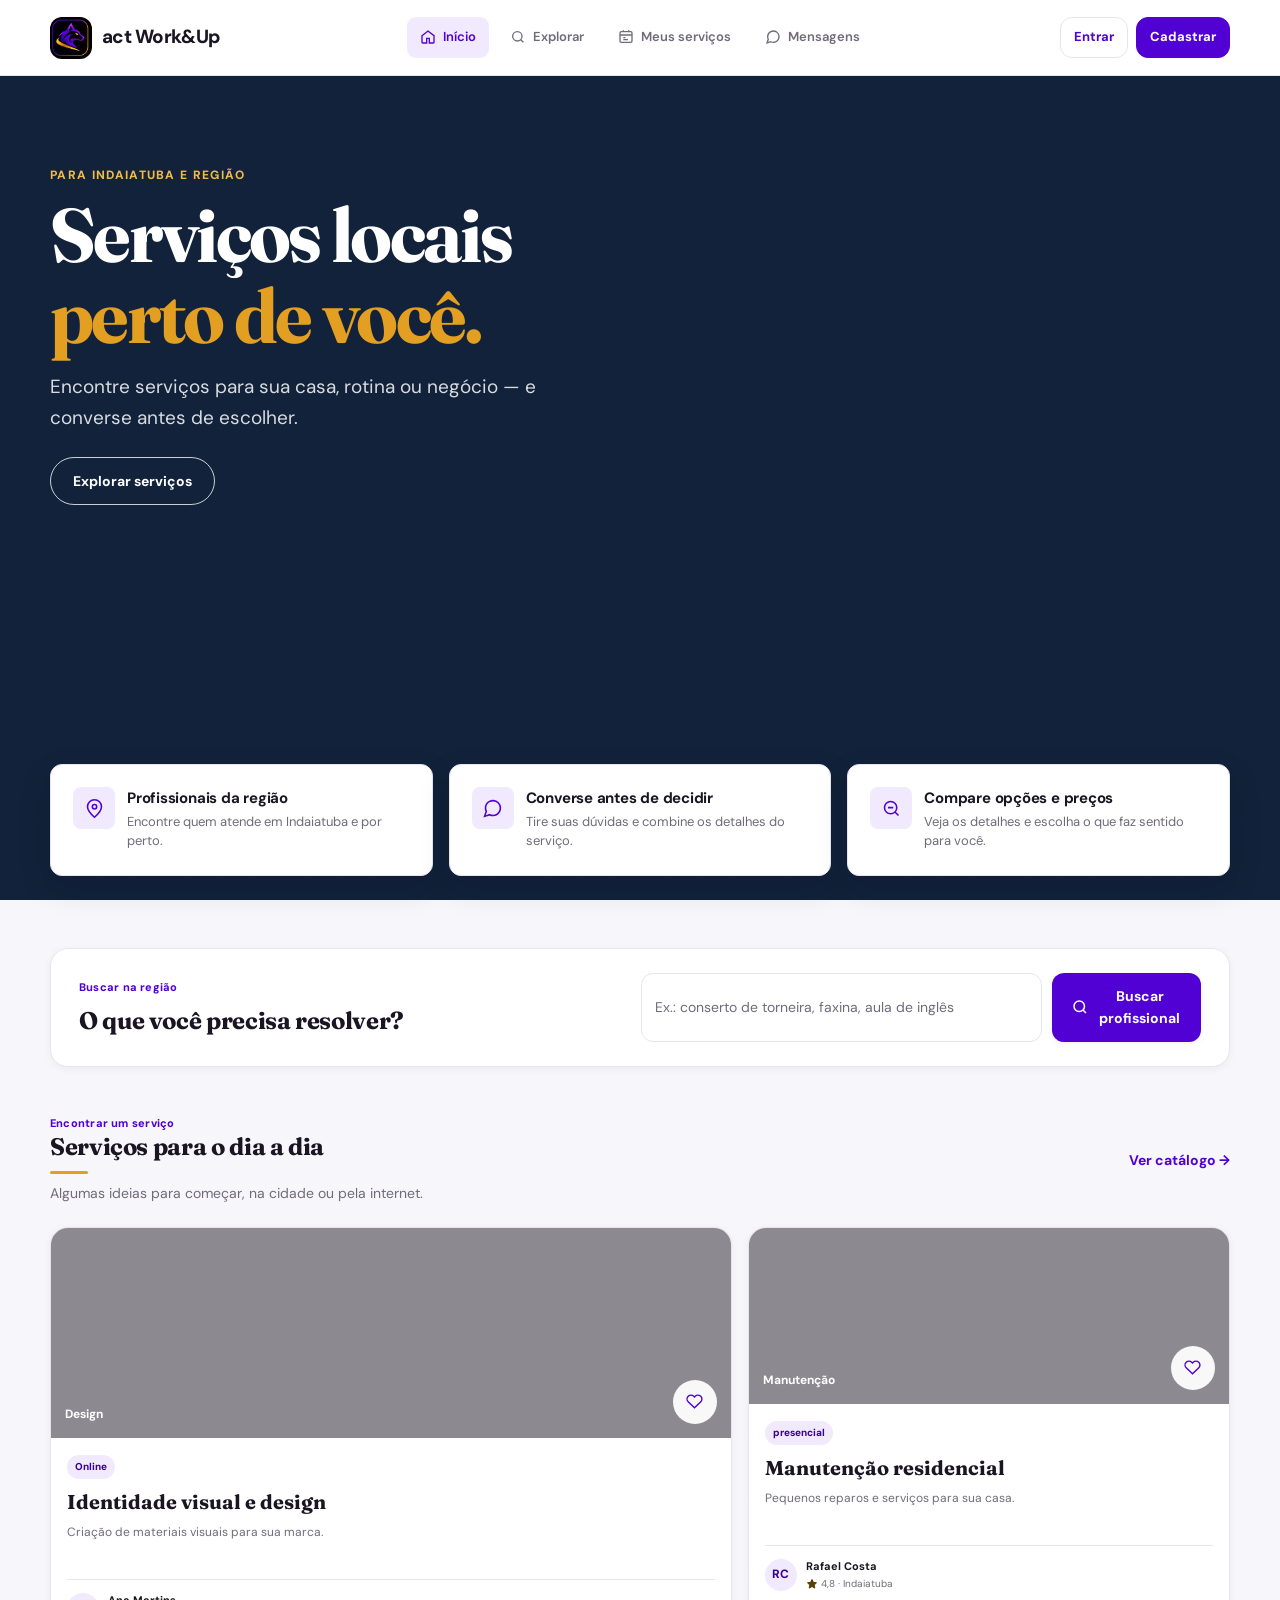
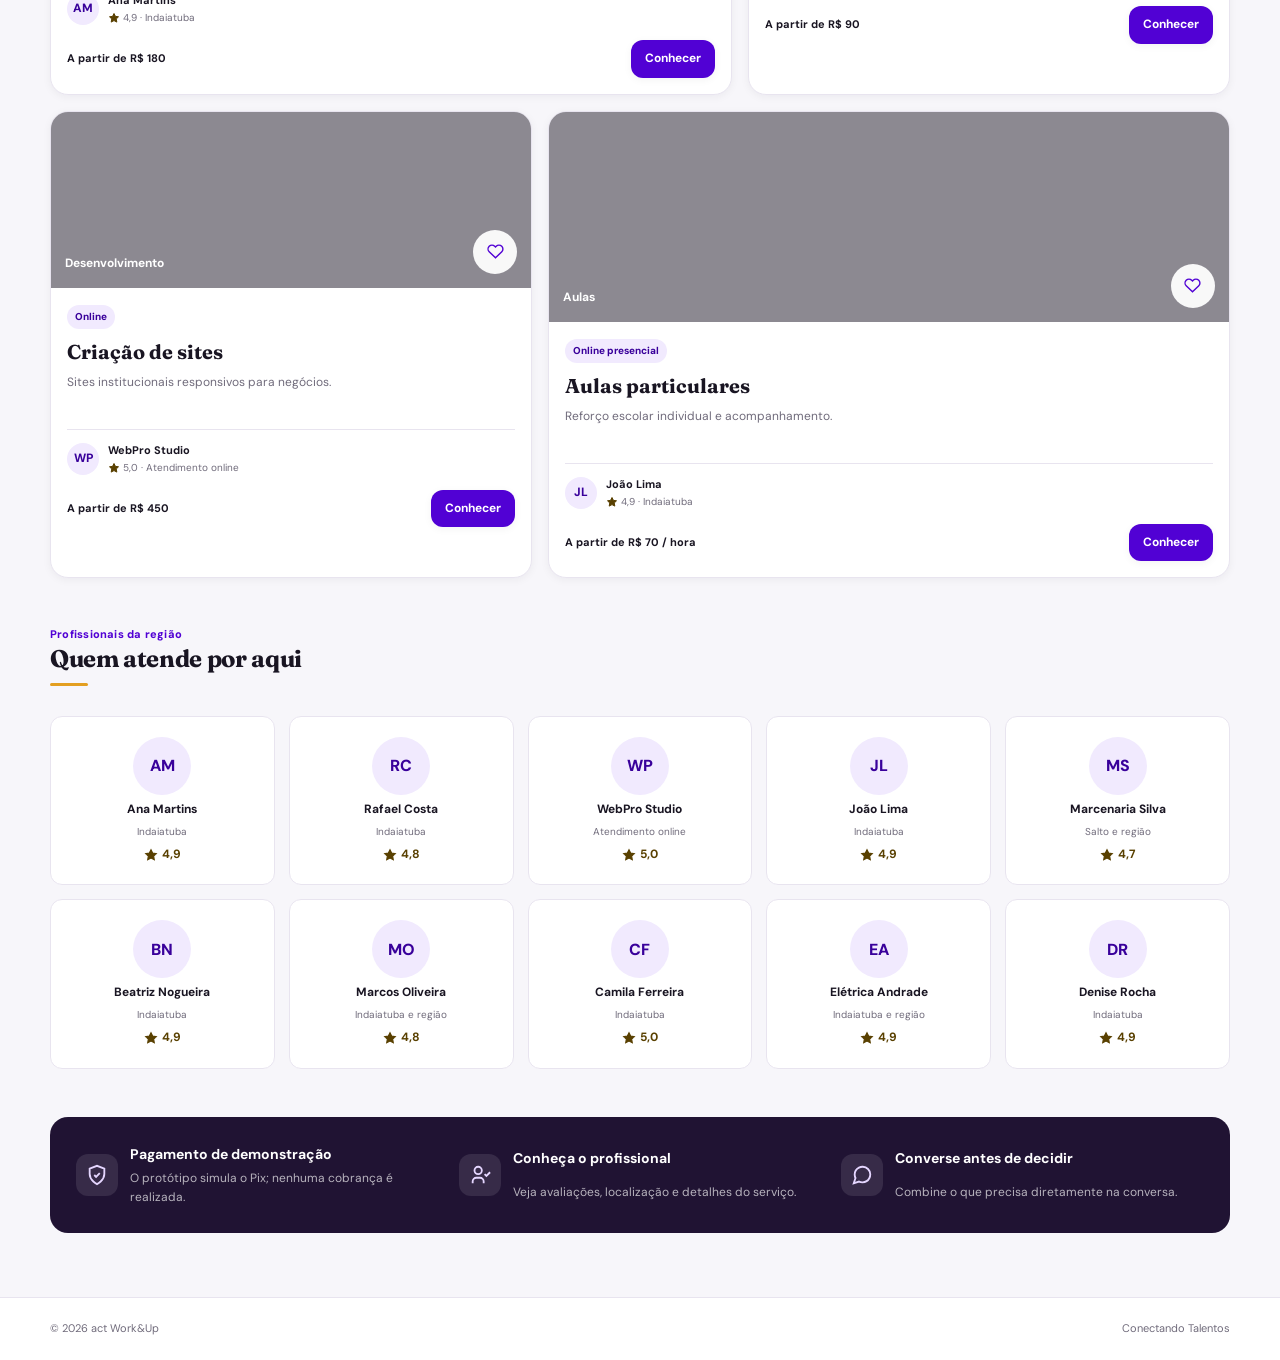
<file: index.html>
<!doctype html>
<html lang="pt-BR">
<head>
  <meta charset="utf-8">
  <meta http-equiv="refresh" content="0; url=inicio.html">
  <meta name="viewport" content="width=device-width, initial-scale=1">
  <title>act Work&amp;Up</title>
  <script>
    sessionStorage.removeItem('actworkup_auth');
    window.location.replace('inicio.html');
  </script>
</head>
<body></body>
</html>
</file>
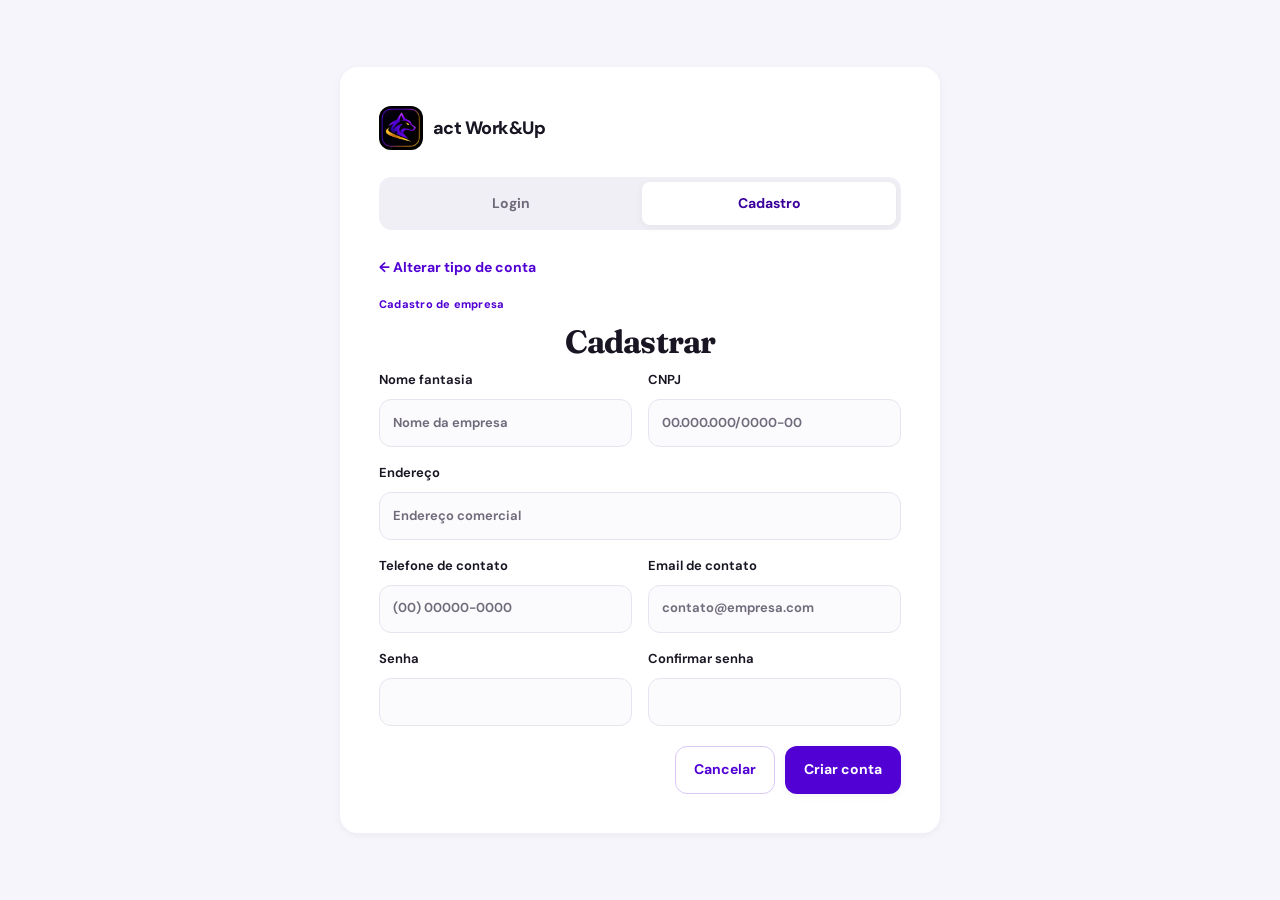
<file: cadastro-empresa.html>
<!doctype html>
<html lang="pt-BR">
<head>
  <meta charset="utf-8">
  <meta name="viewport" content="width=device-width, initial-scale=1">
  <meta name="theme-color" content="#5101D4">
  <title>Cadastro de empresa — act Work&amp;Up</title>
  <meta name="description" content="Cadastre sua empresa no act Work&amp;Up.">
  <link rel="preconnect" href="https://fonts.googleapis.com">
  <link rel="preconnect" href="https://fonts.gstatic.com" crossorigin>
  <link href="https://fonts.googleapis.com/css2?family=DM+Sans:wght@400;500;600;700;800&family=Fraunces:opsz,wght@9..144,500;9..144,600;9..144,700&display=swap" rel="stylesheet">
  <link rel="stylesheet" href="style.css?v=7">
</head>
<body>
  <main class="auth-screen active">
    <section class="auth-card auth-card-tall">
      <a class="auth-brand" href="login.html">
        <img src="assets/logo-wolfservices.jpg" alt="">
        <span>act Work&amp;Up</span>
      </a>
      <nav class="auth-tabs" aria-label="Acesso">
        <a class="tab" href="login.html">Login</a>
        <span class="tab active" aria-current="page">Cadastro</span>
      </nav>
      <a class="back-link" href="cadastro-tipo.html">← Alterar tipo de conta</a>
      <p class="eyebrow">Cadastro de empresa</p>
      <h1 class="registration-title">Cadastrar</h1>
      <form class="form-grid" data-local-form>
        <label>
          Nome fantasia
          <input name="company-name" autocomplete="organization" placeholder="Nome da empresa" required>
        </label>
        <label>
          CNPJ
          <input name="cnpj" inputmode="numeric" autocomplete="off" placeholder="00.000.000/0000-00" required>
        </label>
        <label class="span-2">
          Endereço
          <input name="address" autocomplete="street-address" placeholder="Endereço comercial">
        </label>
        <label>
          Telefone de contato
          <input name="phone" type="tel" inputmode="tel" autocomplete="tel" placeholder="(00) 00000-0000">
        </label>
        <label>
          Email de contato
          <input name="email" type="email" autocomplete="email" placeholder="contato@empresa.com" required>
        </label>
        <label>
          Senha
          <input name="password" type="password" autocomplete="new-password" data-password required>
        </label>
        <label>
          Confirmar senha
          <input name="password-confirmation" type="password" autocomplete="new-password" data-password-confirm required>
        </label>
        <div class="form-actions span-2">
          <a class="btn outline" href="cadastro-tipo.html">Cancelar</a>
          <button class="btn primary" type="submit" data-screen="inicio">Criar conta</button>
        </div>
      </form>
    </section>
  </main>
  <script src="script.js?v=9"></script>
</body>
</html>
</file>
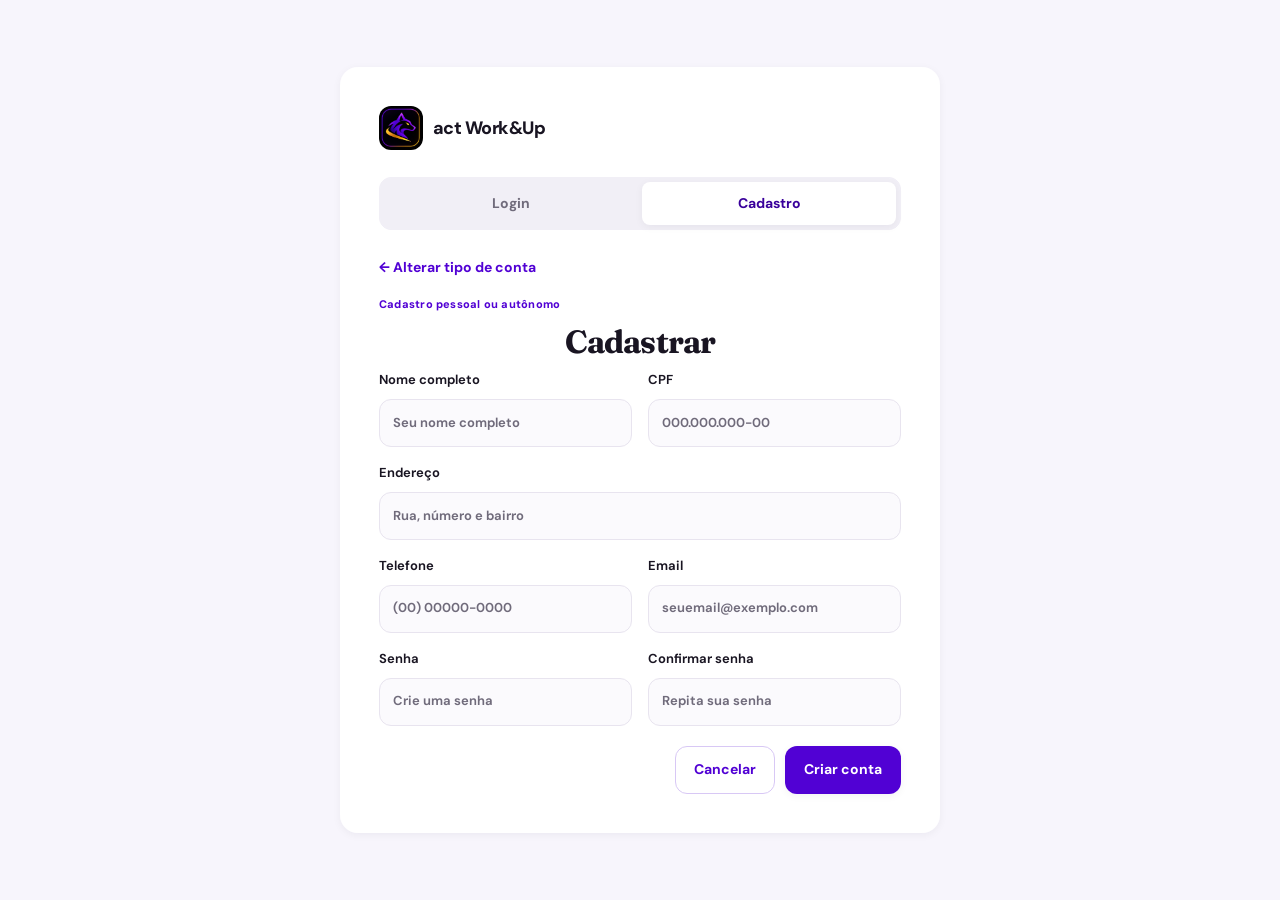
<file: cadastro-pessoal.html>
<!doctype html>
<html lang="pt-BR">

<head>
  <meta charset="utf-8">
  <meta name="viewport" content="width=device-width, initial-scale=1">
  <meta name="theme-color" content="#5101D4">
  <title>Cadastro pessoal — act Work&amp;Up</title>
  <meta name="description" content="Cadastro pessoal ou autônomo no act Work&amp;Up.">
  <link rel="preconnect" href="https://fonts.googleapis.com">
  <link rel="preconnect" href="https://fonts.gstatic.com" crossorigin>
  <link
    href="https://fonts.googleapis.com/css2?family=DM+Sans:wght@400;500;600;700;800&family=Fraunces:opsz,wght@9..144,500;9..144,600;9..144,700&display=swap"
    rel="stylesheet">
  <link rel="stylesheet" href="style.css?v=7">
</head>

<body>
  <main class="auth-screen active">
    <section class="auth-card auth-card-tall">
      <a class="auth-brand" href="login.html">
        <img src="assets/logo-wolfservices.jpg" alt="">
        <span>act Work&amp;Up</span>
      </a>
      <nav class="auth-tabs" aria-label="Acesso">
        <a class="tab" href="login.html">Login</a>
        <span class="tab active" aria-current="page">Cadastro</span>
      </nav>
      <a class="back-link" href="cadastro-tipo.html">← Alterar tipo de conta</a>
      <p class="eyebrow">Cadastro pessoal ou autônomo</p>
      <h1 class="registration-title">Cadastrar</h1>
      <form class="form-grid" data-local-form>
        <label>
          Nome completo
          <input name="name" autocomplete="name" placeholder="Seu nome completo" required>
        </label>
        <label>
          CPF
          <input name="cpf" inputmode="numeric" autocomplete="off" placeholder="000.000.000-00">
        </label>
        <label class="span-2">
          Endereço
          <input name="address" autocomplete="street-address" placeholder="Rua, número e bairro">
        </label>
        <label>
          Telefone
          <input name="phone" type="tel" inputmode="tel" autocomplete="tel" placeholder="(00) 00000-0000">
        </label>
        <label>
          Email
          <input name="email" type="email" autocomplete="email" placeholder="seuemail@exemplo.com" required>
        </label>
        <label>
          Senha
          <input name="password" type="password" autocomplete="new-password" placeholder="Crie uma senha" data-password
            required>
        </label>
        <label>
          Confirmar senha
          <input name="password-confirmation" type="password" autocomplete="new-password" placeholder="Repita sua senha"
            data-password-confirm required>
        </label>
        <div class="form-actions span-2">
          <a class="btn outline" href="cadastro-tipo.html">Cancelar</a>
          <button class="btn primary" type="submit" data-screen="inicio">Criar conta</button>
        </div>
      </form>
    </section>
  </main>
  <script src="script.js?v=6"></script>
</body>

</html>
</file>
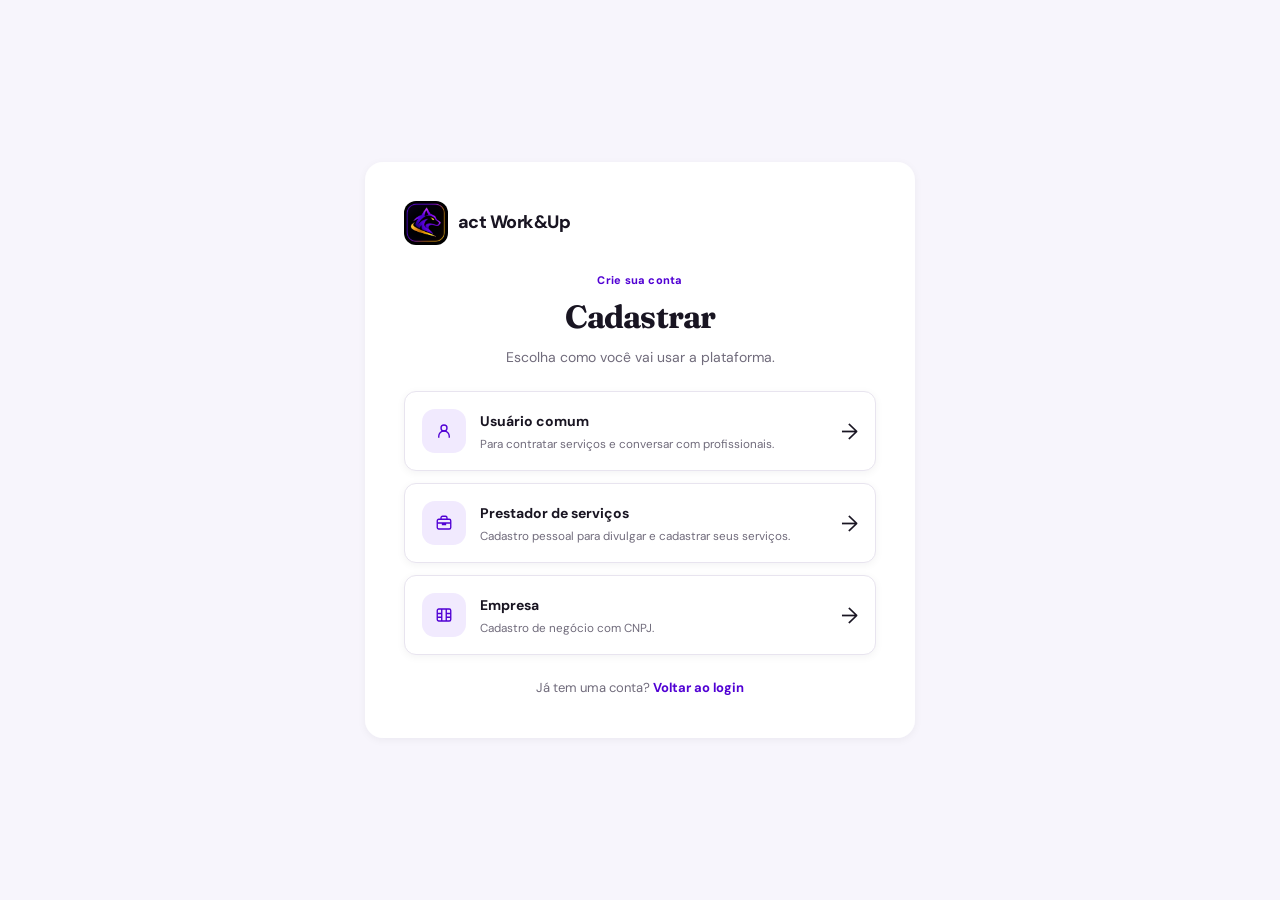
<file: cadastro-tipo.html>
<!doctype html>
<html lang="pt-BR">
<head>
  <meta charset="utf-8">
  <meta name="viewport" content="width=device-width, initial-scale=1">
  <meta name="theme-color" content="#5101D4">
  <title>Cadastrar — act Work&amp;Up</title>
  <meta name="description" content="Escolha o tipo de conta para se cadastrar no act Work&amp;Up.">
  <link rel="preconnect" href="https://fonts.googleapis.com">
  <link rel="preconnect" href="https://fonts.gstatic.com" crossorigin>
  <link href="https://fonts.googleapis.com/css2?family=DM+Sans:wght@400;500;600;700;800&family=Fraunces:opsz,wght@9..144,500;9..144,600;9..144,700&display=swap" rel="stylesheet">
  <link rel="stylesheet" href="style.css?v=7">
</head>
<body>
  <main class="auth-screen active">
    <section class="auth-card choice-card">
      <a class="auth-brand" href="login.html">
        <img src="assets/logo-wolfservices.jpg" alt="">
        <span>act Work&amp;Up</span>
      </a>
      <p class="eyebrow registration-eyebrow">Crie sua conta</p>
      <h1 class="registration-title">Cadastrar</h1>
      <p class="muted registration-intro">Escolha como você vai usar a plataforma.</p>
      <a class="choice-option" href="cadastro-pessoal.html">
        <span class="choice-icon" aria-hidden="true">
          <svg class="ui-icon" viewBox="0 0 24 24" fill="none" stroke="currentColor" stroke-width="1.8">
            <circle cx="12" cy="8" r="4" />
            <path d="M5 21v-2a7 7 0 0 1 14 0v2" />
          </svg>
        </span>
        <span>
          <strong>Usuário comum</strong>
          <small>Para contratar serviços e conversar com profissionais.</small>
        </span>
        <span class="arrow" aria-hidden="true">→</span>
      </a>
      <a class="choice-option" href="cadastro-pessoal.html?type=provider">
        <span class="choice-icon" aria-hidden="true">
          <svg class="ui-icon" viewBox="0 0 24 24" fill="none" stroke="currentColor" stroke-width="1.8">
            <rect x="3" y="7" width="18" height="13" rx="2" />
            <path d="M8 7V5a2 2 0 0 1 2-2h4a2 2 0 0 1 2 2v2m-13 5h18m-11 0v2h4v-2" />
          </svg>
        </span>
        <span>
          <strong>Prestador de serviços</strong>
          <small>Cadastro pessoal para divulgar e cadastrar seus serviços.</small>
        </span>
        <span class="arrow" aria-hidden="true">→</span>
      </a>
      <a class="choice-option" href="cadastro-empresa.html">
        <span class="choice-icon" aria-hidden="true">
          <svg class="ui-icon" viewBox="0 0 24 24" fill="none" stroke="currentColor" stroke-width="1.8">
            <rect x="3" y="4" width="18" height="16" rx="2" />
            <path d="M9 4v16m6-16v16M3 10h6m6 0h6M3 15h6m6 0h6" />
          </svg>
        </span>
        <span>
          <strong>Empresa</strong>
          <small>Cadastro de negócio com CNPJ.</small>
        </span>
        <span class="arrow" aria-hidden="true">→</span>
      </a>
      <p class="auth-foot">Já tem uma conta? <a class="inline-action" href="login.html">Voltar ao login</a></p>
    </section>
  </main>
  <script src="script.js?v=9"></script>
</body>
</html>
</file>
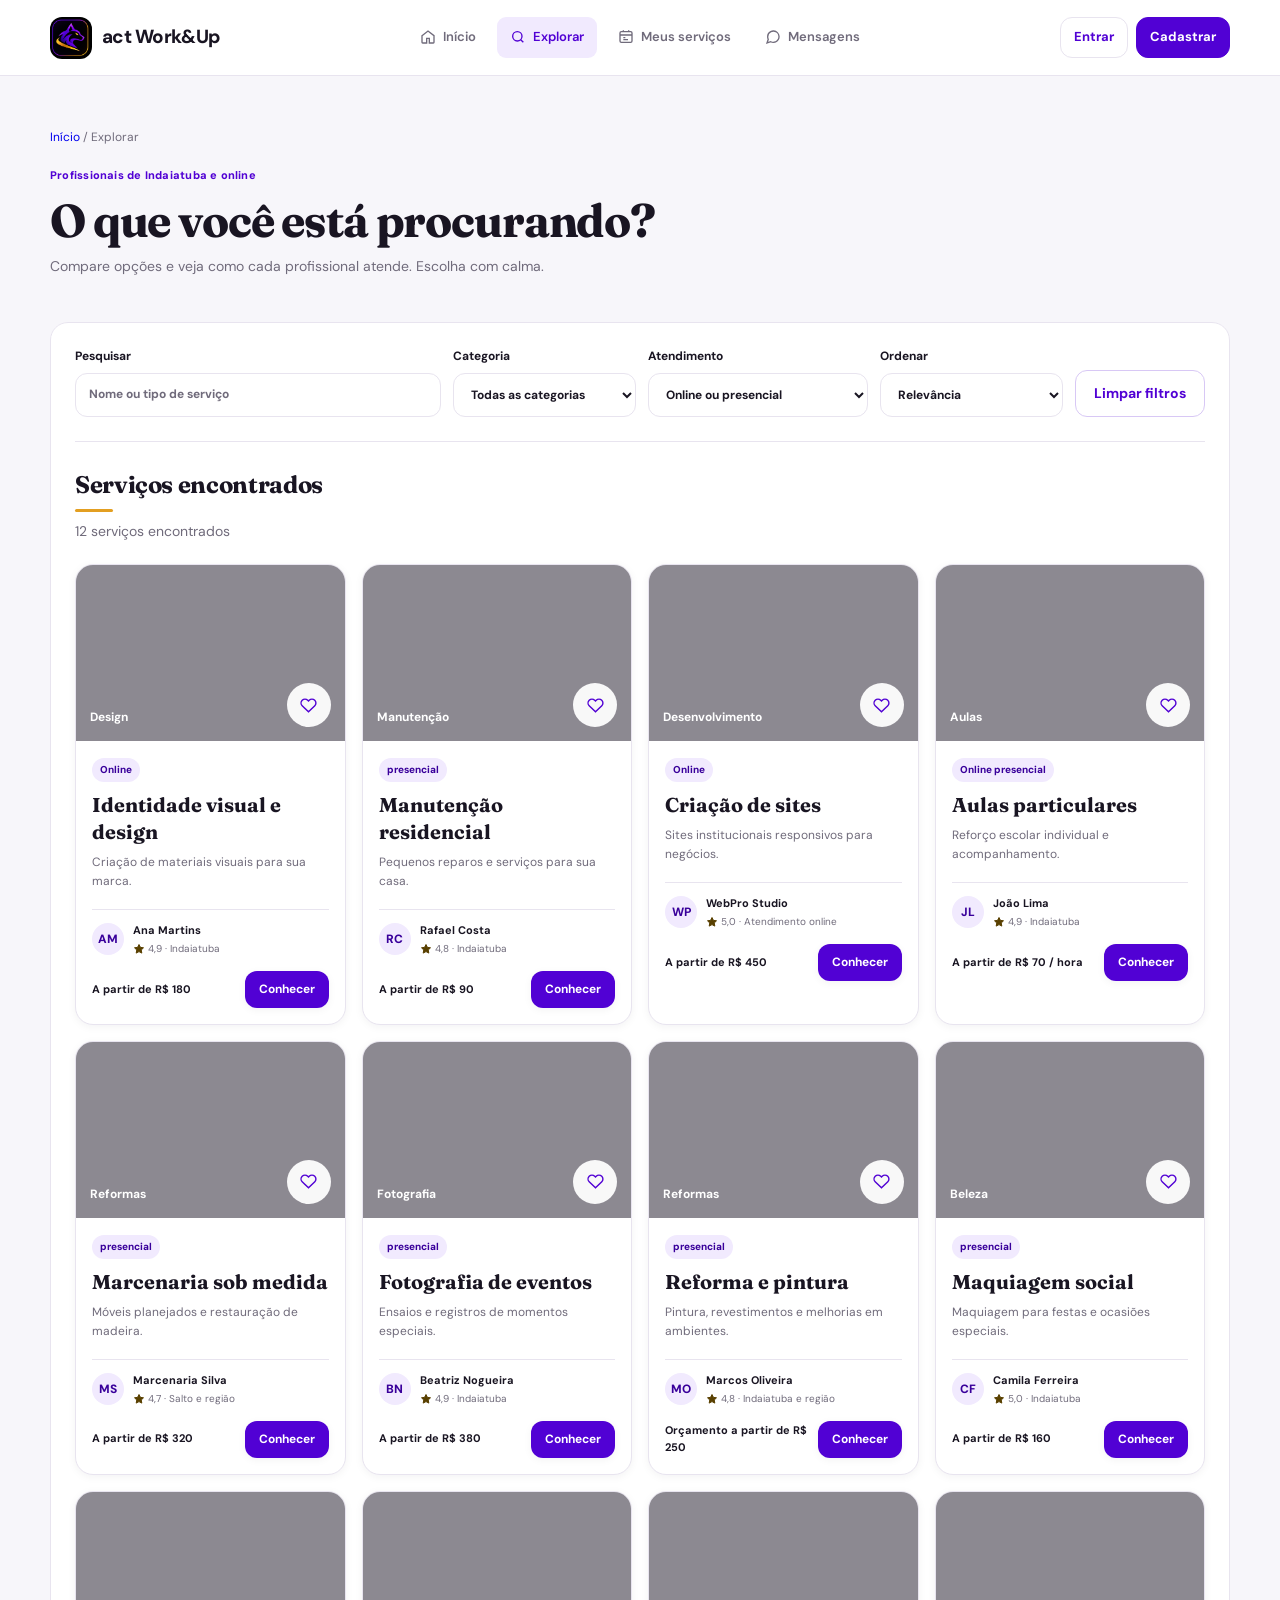
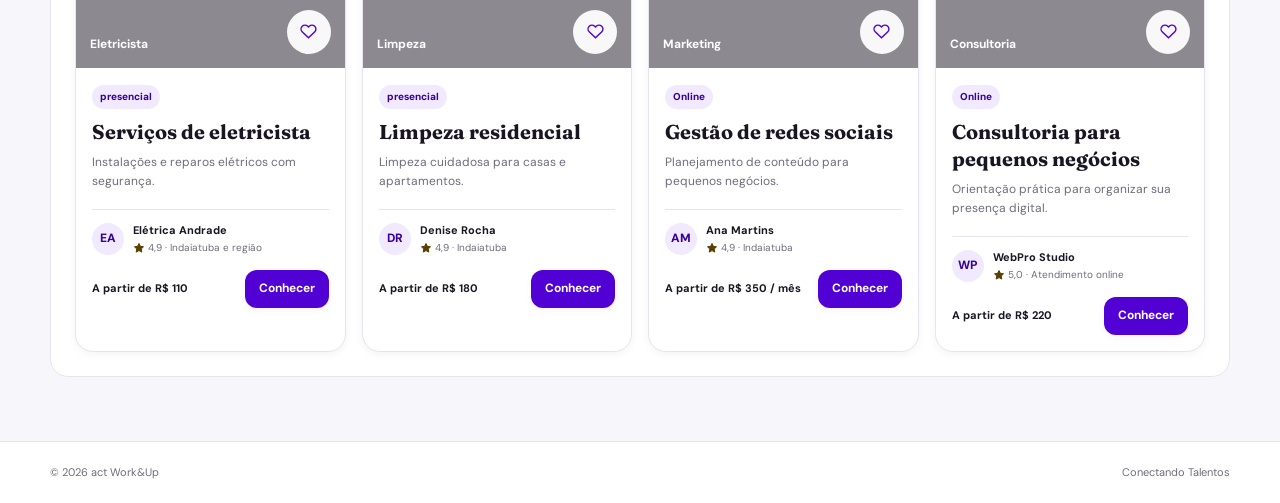
<file: explorar.html>
<!doctype html>
<html lang="pt-BR">
<head>
  <meta charset="utf-8">
  <meta name="viewport" content="width=device-width, initial-scale=1">
  <meta name="theme-color" content="#5101D4">
  <title>Explorar — act Work&amp;Up</title>
  <meta name="description" content="act Work&amp;Up — serviços em Indaiatuba e região.">
  <link rel="preconnect" href="https://fonts.googleapis.com">
  <link rel="preconnect" href="https://fonts.gstatic.com" crossorigin>
  <link href="https://fonts.googleapis.com/css2?family=DM+Sans:wght@400;500;600;700;800&family=Fraunces:opsz,wght@9..144,500;9..144,600;9..144,700&display=swap" rel="stylesheet">
  <link rel="stylesheet" href="style.css?v=7">
</head>
<body>
  <div id="app">
<header class="site-header" id="site-header">
      <a class="brand" href="inicio.html">
        <img src="assets/logo-wolfservices.jpg" alt="">
        <span>
          act Work&amp;Up
        </span>
      </a>
      <nav class="main-nav" aria-label="Navegação principal">
        <a href="inicio.html" class="nav-link">
          <svg class="ui-icon" viewBox="0 0 24 24" fill="none" stroke="currentColor" stroke-width="2"
            aria-hidden="true">
            <path d="m3 10 9-7 9 7v10a1 1 0 0 1-1 1h-6v-7h-4v7H4a1 1 0 0 1-1-1V10Z" />
          </svg>
          Início
        </a>
        <a href="explorar.html" class="nav-link active" aria-current="page">
          <svg class="ui-icon" viewBox="0 0 24 24" fill="none" stroke="currentColor" stroke-width="2"
            aria-hidden="true">
            <circle cx="11" cy="11" r="7" />
            <path d="m20 20-4-4" />
          </svg>
          Explorar
        </a>
        <a href="meus-servicos.html" class="nav-link">
          <svg class="ui-icon" viewBox="0 0 24 24" fill="none" stroke="currentColor" stroke-width="2"
            aria-hidden="true">
            <rect x="3" y="4" width="18" height="16" rx="2" />
            <path d="M8 4V2m8 2V2M3 9h18m-13 4h3m-3 3h7" />
          </svg>
          Meus serviços
        </a>
        <a href="mensagens.html" class="nav-link">
          <svg class="ui-icon" viewBox="0 0 24 24" fill="none" stroke="currentColor" stroke-width="2"
            aria-hidden="true">
            <path
              d="M21 11.5a8.4 8.4 0 0 1-.9 3.8 8.5 8.5 0 0 1-7.6 4.7 8.4 8.4 0 0 1-3.8-.9L3 21l1.9-5.7a8.4 8.4 0 0 1-.9-3.8 8.5 8.5 0 0 1 4.7-7.6 8.4 8.4 0 0 1 3.8-.9h.5a8.5 8.5 0 0 1 8 8v.5Z" />
          </svg>
          Mensagens
        </a>
      </nav>
      <a href="perfil.html" class="user-menu">
        <span class="avatar">
          LS
        </span>
        <span>
          Lucas Silva
        </span>
      </a>
    </header>
<section class="screen app-screen active" id="explorar">
      <section class="container page-intro">
        <p class="breadcrumb">
          <a href="inicio.html">
            Início
          </a>
          / Explorar
        </p>
        <p class="eyebrow">
          Profissionais de Indaiatuba e online
        </p>
        <h1>
          O que você está procurando?
        </h1>
        <p class="muted">
          Compare opções e veja como cada profissional atende. Escolha com calma.
        </p>
        <a href="cadastro-tipo.html" class="btn primary provider-signup" data-provider-only>
          Quero oferecer serviços
        </a>
      </section>
      <section class="container explore-panel">
        <form class="filters" id="filter-form">
          <label class="filter-search">
            Pesquisar
            <input id="service-search" type="search" placeholder="Nome ou tipo de serviço">
          </label>
          <label>
            Categoria
            <select id="category-filter">
              <option value="all">
                Todas as categorias
              </option>
              <option>
                Design
              </option>
              <option>
                Manutenção
              </option>
              <option>
                Desenvolvimento
              </option>
              <option>
                Aulas
              </option>
              <option>
                Limpeza
              </option>
              <option>
                Fotografia
              </option>
              <option>
                Reformas
              </option>
              <option>
                Beleza
              </option>
              <option>
                Eletricista
              </option>
              <option>
                Marketing
              </option>
              <option>
                Tradução
              </option>
              <option>
                Consultoria
              </option>
            </select>
          </label>
          <label>
            Atendimento
            <select id="mode-filter">
              <option value="all">
                Online ou presencial
              </option>
              <option value="Online">
                Online
              </option>
              <option value="Presencial">
                Presencial
              </option>
            </select>
          </label>
          <label>
            Ordenar
            <select id="sort-filter">
              <option value="relevance">
                Relevância
              </option>
              <option value="price">
                Menor preço
              </option>
            </select>
          </label>
          <button class="btn outline clear-filters" type="reset">
            Limpar filtros
          </button>
        </form>
        <div class="section-heading results-heading">
          <div>
            <h2>
              Serviços encontrados
            </h2>
            <p class="muted" id="result-count">
              4 serviços encontrados
            </p>
          </div>
        </div>
        <div class="service-grid" id="explore-grid">
          <article class="service-card" data-category="Design" data-mode="Digital" data-price="180">
            <div class="service-photo photo-design">
              <span>
                <svg class="ui-icon" viewBox="0 0 24 24" fill="none" stroke="currentColor" stroke-width="2"
                  aria-hidden="true">
                  <path
                    d="M12 3a9 9 0 1 0 0 18h1a2 2 0 0 0 1.7-3.1 1.7 1.7 0 0 1 1.4-2.6H18a3 3 0 0 0 3-3c0-5.1-4-9.3-9-9.3Z" />
                  <path d="M7.5 10h.01M10 7h.01M15 7h.01" />
                </svg>
                Design
              </span>
              <button class="favorite" type="button" aria-label="Favoritar serviço" aria-pressed="false">
                <svg class="ui-icon" viewBox="0 0 24 24" fill="none" stroke="currentColor" stroke-width="2"
                  aria-hidden="true">
                  <path d="M20.8 4.6a5.5 5.5 0 0 0-7.8 0L12 5.7l-1.1-1.1a5.5 5.5 0 0 0-7.8 7.8l1.1 1.1L12 21l7.8-7.5 1.1-1.1a5.5 5.5 0 0 0-.1-7.8Z" />
                </svg>
              </button>
            </div>
            <div class="service-content">
              <span class="tag">
                Digital
              </span>
              <h3>
                Identidade visual e design
              </h3>
              <p>
                Criação de materiais visuais para sua marca.
              </p>
              <div class="provider">
                <span class="avatar">
                  AM
                </span>
                <span>
                  <strong>
                    Ana Martins
                  </strong>
                  <small>
                    <svg class="ui-icon rating-star" viewBox="0 0 24 24" fill="currentColor" aria-hidden="true">
                      <path d="m12 3 2.8 5.7 6.2.9-4.5 4.4 1.1 6.2-5.6-3-5.6 3 1.1-6.2L3 9.6l6.2-.9L12 3Z" />
                    </svg>
                    4,9 · Online
                  </small>
                </span>
              </div>
              <div class="card-bottom">
                <strong>
                  A partir de R$ 180
                </strong>
                <a href="servico.html?service=identidade-visual" class="btn small primary">
                  Contratar
                </a>
              </div>
            </div>
          </article>
          <article class="service-card" data-category="Manutenção" data-mode="Presencial" data-price="99999">
            <div class="service-photo photo-repair">
              <span>
                <svg class="ui-icon" viewBox="0 0 24 24" fill="none" stroke="currentColor" stroke-width="2"
                  aria-hidden="true">
                  <path d="M14.7 6.3a5 5 0 0 0-6.4 6.4L3 18l3 3 5.3-5.3a5 5 0 0 0 6.4-6.4L14 13l-3-3 3.7-3.7Z" />
                </svg>
                Manutenção
              </span>
              <button class="favorite" type="button" aria-label="Favoritar serviço" aria-pressed="false">
                <svg class="ui-icon" viewBox="0 0 24 24" fill="none" stroke="currentColor" stroke-width="2"
                  aria-hidden="true">
                  <path d="M20.8 4.6a5.5 5.5 0 0 0-7.8 0L12 5.7l-1.1-1.1a5.5 5.5 0 0 0-7.8 7.8l1.1 1.1L12 21l7.8-7.5 1.1-1.1a5.5 5.5 0 0 0-.1-7.8Z" />
                </svg>
              </button>
            </div>
            <div class="service-content">
              <span class="tag">
                Presencial
              </span>
              <h3>
                Manutenção residencial
              </h3>
              <p>
                Pequenos reparos e serviços para sua casa.
              </p>
              <div class="provider">
                <span class="avatar gold">
                  RC
                </span>
                <span>
                  <strong>
                    Rafael Costa
                  </strong>
                  <small>
                    <svg class="ui-icon rating-star" viewBox="0 0 24 24" fill="currentColor" aria-hidden="true">
                      <path d="m12 3 2.8 5.7 6.2.9-4.5 4.4 1.1 6.2-5.6-3-5.6 3 1.1-6.2L3 9.6l6.2-.9L12 3Z" />
                    </svg>
                    4,8 · Indaiatuba
                  </small>
                </span>
              </div>
              <div class="card-bottom">
                <strong>
                  Sob orçamento
                </strong>
                <a href="servico.html?service=manutencao-residencial" class="btn small primary">
                  Contratar
                </a>
              </div>
            </div>
          </article>
          <article class="service-card" data-category="Desenvolvimento" data-mode="Digital" data-price="450">
            <div class="service-photo photo-web">
              <span>
                <svg class="ui-icon" viewBox="0 0 24 24" fill="none" stroke="currentColor" stroke-width="2"
                  aria-hidden="true">
                  <rect x="3" y="4" width="18" height="16" rx="2" />
                  <path d="m8 10-2 2 2 2m4 0h4m-9-7h10" />
                </svg>
                Desenvolvimento
              </span>
              <button class="favorite" type="button" aria-label="Favoritar serviço" aria-pressed="false">
                <svg class="ui-icon" viewBox="0 0 24 24" fill="none" stroke="currentColor" stroke-width="2"
                  aria-hidden="true">
                  <path d="M20.8 4.6a5.5 5.5 0 0 0-7.8 0L12 5.7l-1.1-1.1a5.5 5.5 0 0 0-7.8 7.8l1.1 1.1L12 21l7.8-7.5 1.1-1.1a5.5 5.5 0 0 0-.1-7.8Z" />
                </svg>
              </button>
            </div>
            <div class="service-content">
              <span class="tag">
                Digital
              </span>
              <h3>
                Criação de sites
              </h3>
              <p>
                Sites institucionais e páginas para negócios.
              </p>
              <div class="provider">
                <span class="avatar">
                  WP
                </span>
                <span>
                  <strong>
                    WebPro Studio
                  </strong>
                  <small>
                    <svg class="ui-icon rating-star" viewBox="0 0 24 24" fill="currentColor" aria-hidden="true">
                      <path d="m12 3 2.8 5.7 6.2.9-4.5 4.4 1.1 6.2-5.6-3-5.6 3 1.1-6.2L3 9.6l6.2-.9L12 3Z" />
                    </svg>
                    5,0 · Online
                  </small>
                </span>
              </div>
              <div class="card-bottom">
                <strong>
                  A partir de R$ 450
                </strong>
                <a href="servico.html?service=criacao-sites" class="btn small primary">
                  Contratar
                </a>
              </div>
            </div>
          </article>
          <article class="service-card" data-category="Aulas" data-mode="Digital Presencial" data-price="99999">
            <div class="service-photo photo-lessons">
              <span>
                <svg class="ui-icon" viewBox="0 0 24 24" fill="none" stroke="currentColor" stroke-width="2"
                  aria-hidden="true">
                  <path d="m2 8 10-5 10 5-10 5L2 8Z" />
                  <path d="M6 10v5c3 3 9 3 12 0v-5m4-2v7" />
                </svg>
                Aulas
              </span>
              <button class="favorite" type="button" aria-label="Favoritar serviço" aria-pressed="false">
                <svg class="ui-icon" viewBox="0 0 24 24" fill="none" stroke="currentColor" stroke-width="2"
                  aria-hidden="true">
                  <path d="M20.8 4.6a5.5 5.5 0 0 0-7.8 0L12 5.7l-1.1-1.1a5.5 5.5 0 0 0-7.8 7.8l1.1 1.1L12 21l7.8-7.5 1.1-1.1a5.5 5.5 0 0 0-.1-7.8Z" />
                </svg>
              </button>
            </div>
            <div class="service-content">
              <span class="tag">
                Online / presencial
              </span>
              <h3>
                Aulas particulares
              </h3>
              <p>
                Acompanhamento e reforço personalizado.
              </p>
              <div class="provider">
                <span class="avatar gold">
                  JL
                </span>
                <span>
                  <strong>
                    João Lima
                  </strong>
                  <small>
                    <svg class="ui-icon rating-star" viewBox="0 0 24 24" fill="currentColor" aria-hidden="true">
                      <path d="m12 3 2.8 5.7 6.2.9-4.5 4.4 1.1 6.2-5.6-3-5.6 3 1.1-6.2L3 9.6l6.2-.9L12 3Z" />
                    </svg>
                    4,9 · Indaiatuba
                  </small>
                </span>
              </div>
              <div class="card-bottom">
                <strong>
                  Sob orçamento
                </strong>
                <a href="servico.html?service=aulas-particulares" class="btn small primary">
                  Contratar
                </a>
              </div>
            </div>
          </article>
        </div>
        <p class="empty-state hidden" id="empty-results">
          Nenhum serviço encontrado com esses filtros.
        </p>
      </section>
    </section>
<footer class="site-footer" id="site-footer">
      <span>
        © 2026 act Work&amp;Up
      </span>
      <span>
        Conectando Talentos
      </span>
    </footer>
  </div>
  <script src="script.js?v=9"></script>
</body>
</html>
</file>
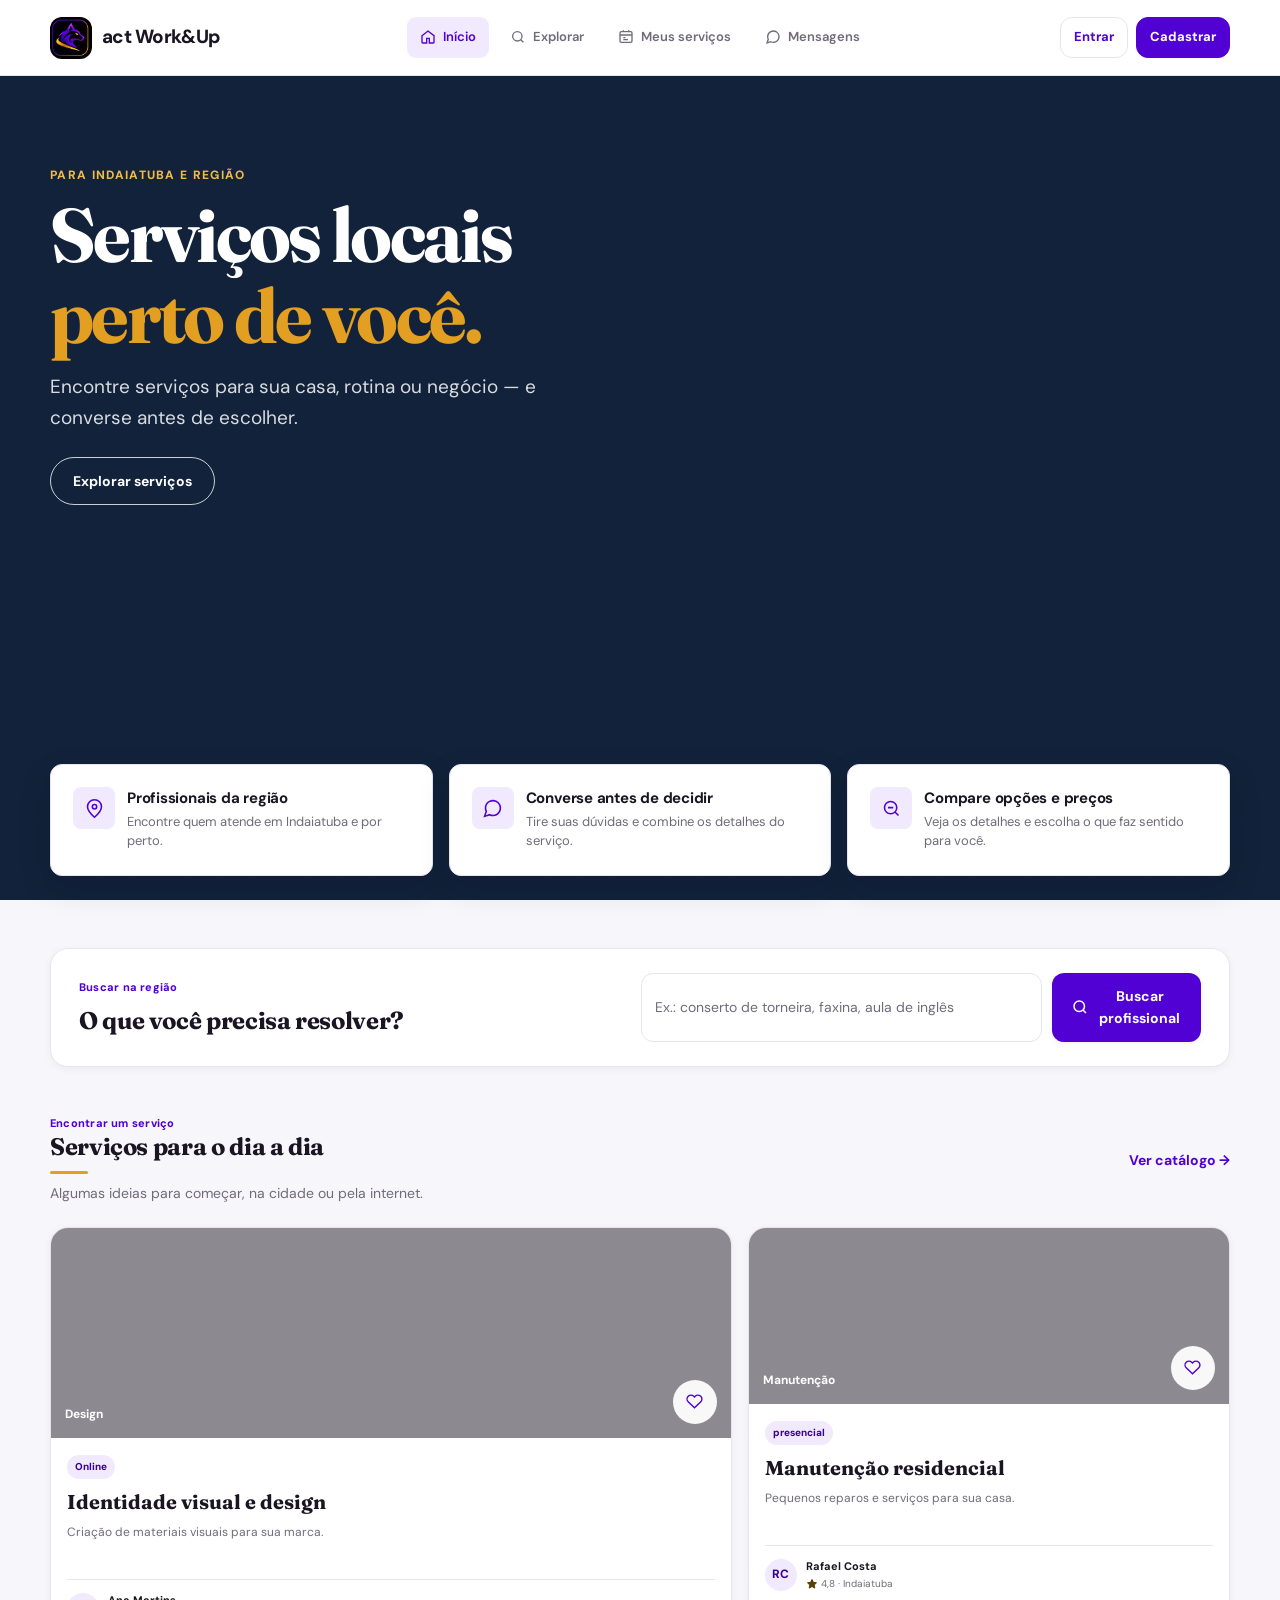
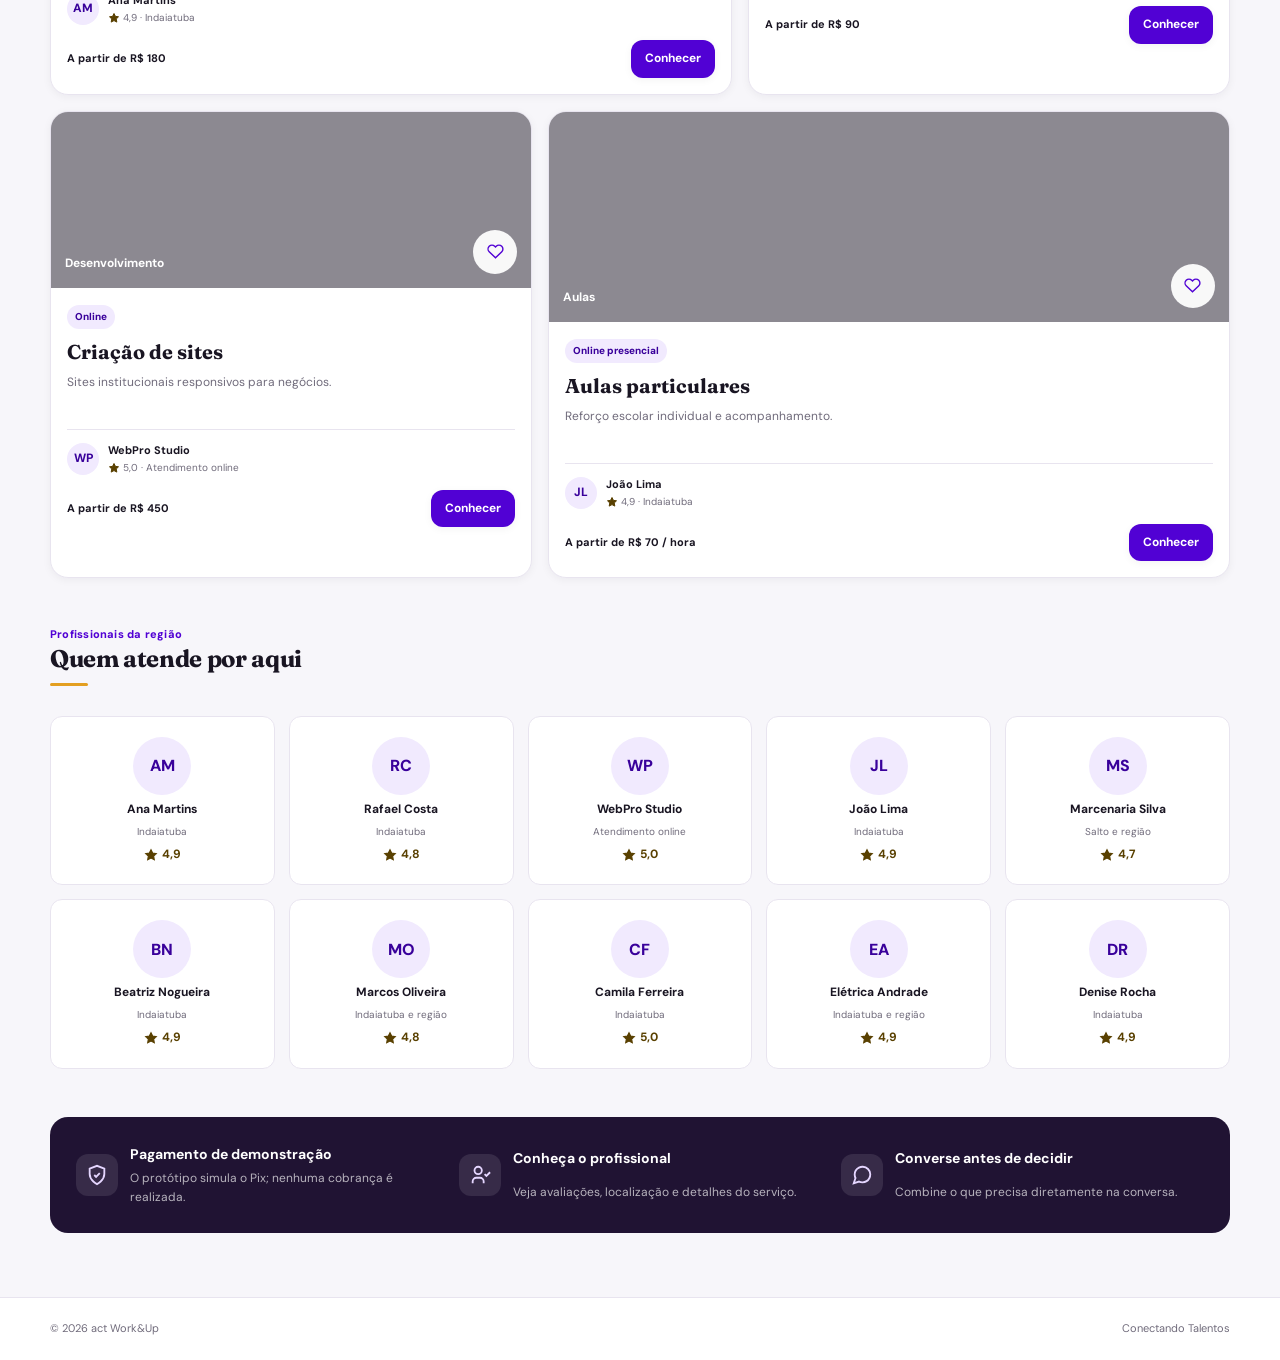
<file: inicio.html>
<!doctype html>
<html lang="pt-BR">
<head>
  <meta charset="utf-8">
  <meta name="viewport" content="width=device-width, initial-scale=1">
  <meta name="theme-color" content="#5101D4">
  <title>Início — act Work&amp;Up</title>
  <meta name="description" content="act Work&amp;Up — serviços em Indaiatuba e região.">
  <link rel="preconnect" href="https://fonts.googleapis.com">
  <link rel="preconnect" href="https://fonts.gstatic.com" crossorigin>
  <link href="https://fonts.googleapis.com/css2?family=DM+Sans:wght@400;500;600;700;800&family=Fraunces:opsz,wght@9..144,500;9..144,600;9..144,700&display=swap" rel="stylesheet">
  <link rel="stylesheet" href="style.css?v=7">
</head>
<body>
  <div id="app">
<header class="site-header" id="site-header">
      <a class="brand" href="inicio.html">
        <img src="assets/logo-wolfservices.jpg" alt="">
        <span>
          act Work&amp;Up
        </span>
      </a>
      <nav class="main-nav" aria-label="Navegação principal">
        <a href="inicio.html" class="nav-link active">
          <svg class="ui-icon" viewBox="0 0 24 24" fill="none" stroke="currentColor" stroke-width="2"
            aria-hidden="true">
            <path d="m3 10 9-7 9 7v10a1 1 0 0 1-1 1h-6v-7h-4v7H4a1 1 0 0 1-1-1V10Z" />
          </svg>
          Início
        </a>
        <a href="explorar.html" class="nav-link">
          <svg class="ui-icon" viewBox="0 0 24 24" fill="none" stroke="currentColor" stroke-width="2"
            aria-hidden="true">
            <circle cx="11" cy="11" r="7" />
            <path d="m20 20-4-4" />
          </svg>
          Explorar
        </a>
        <a href="meus-servicos.html" class="nav-link">
          <svg class="ui-icon" viewBox="0 0 24 24" fill="none" stroke="currentColor" stroke-width="2"
            aria-hidden="true">
            <rect x="3" y="4" width="18" height="16" rx="2" />
            <path d="M8 4V2m8 2V2M3 9h18m-13 4h3m-3 3h7" />
          </svg>
          Meus serviços
        </a>
        <a href="mensagens.html" class="nav-link">
          <svg class="ui-icon" viewBox="0 0 24 24" fill="none" stroke="currentColor" stroke-width="2"
            aria-hidden="true">
            <path
              d="M21 11.5a8.4 8.4 0 0 1-.9 3.8 8.5 8.5 0 0 1-7.6 4.7 8.4 8.4 0 0 1-3.8-.9L3 21l1.9-5.7a8.4 8.4 0 0 1-.9-3.8 8.5 8.5 0 0 1 4.7-7.6 8.4 8.4 0 0 1 3.8-.9h.5a8.5 8.5 0 0 1 8 8v.5Z" />
          </svg>
          Mensagens
        </a>
      </nav>
      <a href="perfil.html" class="user-menu">
        <span class="avatar">
          LS
        </span>
        <span>
          Lucas Silva
        </span>
      </a>
    </header>
<section class="screen app-screen active" id="inicio">
      <section class="hero container">
        <div class="hero-copy">
          <p class="eyebrow">
            Para Indaiatuba e região
          </p>
          <h1>
            Serviços locais
            <span>perto de você.</span>
          </h1>
          <p>
            Encontre serviços para sua casa, rotina ou negócio — e converse antes de escolher.
          </p>
          <a href="explorar.html" class="btn hero-cta">
            Explorar serviços
          </a>
        </div>
        <!-- Para usar uma foto depois, substitua o padrão CSS de .hero por url("assets/sua-foto.jpg"). -->
        <div class="hero-benefits" aria-label="Como encontrar serviços">
          <article class="hero-benefit">
            <span class="hero-benefit-icon" aria-hidden="true">
              <svg class="ui-icon" viewBox="0 0 24 24" fill="none" stroke="currentColor" stroke-width="1.8"
                aria-hidden="true">
                <path d="M20 10c0 5-8 12-8 12S4 15 4 10a8 8 0 1 1 16 0Z" />
                <circle cx="12" cy="10" r="2.5" />
              </svg>
            </span>
            <div>
              <h2>Profissionais da região</h2>
              <p>Encontre quem atende em Indaiatuba e por perto.</p>
            </div>
          </article>
          <article class="hero-benefit">
            <span class="hero-benefit-icon" aria-hidden="true">
              <svg class="ui-icon" viewBox="0 0 24 24" fill="none" stroke="currentColor" stroke-width="1.8"
                aria-hidden="true">
                <path d="M21 11.5a8.4 8.4 0 0 1-.9 3.8 8.5 8.5 0 0 1-7.6 4.7 8.4 8.4 0 0 1-3.8-.9L3 21l1.9-5.7a8.4 8.4 0 0 1-.9-3.8 8.5 8.5 0 0 1 4.7-7.6 8.4 8.4 0 0 1 3.8-.9h.5a8.5 8.5 0 0 1 8 8v.5Z" />
              </svg>
            </span>
            <div>
              <h2>Converse antes de decidir</h2>
              <p>Tire suas dúvidas e combine os detalhes do serviço.</p>
            </div>
          </article>
          <article class="hero-benefit">
            <span class="hero-benefit-icon" aria-hidden="true">
              <svg class="ui-icon" viewBox="0 0 24 24" fill="none" stroke="currentColor" stroke-width="1.8"
                aria-hidden="true">
                <circle cx="11" cy="11" r="7" />
                <path d="m20 20-4-4m-8-5h6" />
              </svg>
            </span>
            <div>
              <h2>Compare opções e preços</h2>
              <p>Veja os detalhes e escolha o que faz sentido para você.</p>
            </div>
          </article>
        </div>
      </section>
      <section class="container search-band">
        <div>
          <p class="eyebrow">
            Buscar na região
          </p>
          <h2>
            O que você precisa resolver?
          </h2>
        </div>
        <form class="search-form" data-search-form>
          <input type="search" placeholder="Ex.: conserto de torneira, faxina, aula de inglês"
            aria-label="Buscar serviços por nome ou categoria">
          <button type="submit" class="btn primary">
            <svg class="ui-icon" viewBox="0 0 24 24" fill="none" stroke="currentColor" stroke-width="2"
              aria-hidden="true">
              <circle cx="11" cy="11" r="7" />
              <path d="m20 20-4-4" />
            </svg>
            Buscar profissional
          </button>
        </form>
      </section>
      <section class="container section-block">
        <div class="section-heading">
          <div>
            <p class="eyebrow">
              Encontrar um serviço
            </p>
            <h2>
              Serviços para o dia a dia
            </h2>
            <p class="muted">
              Algumas ideias para começar, na cidade ou pela internet.
            </p>
          </div>
          <a href="explorar.html" class="inline-action">
            Ver catálogo →
          </a>
        </div>
        <div class="service-grid" aria-live="polite">
        </div>
      </section>
      <section class="container section-block">
        <div class="section-heading">
          <div>
            <p class="eyebrow">
              Profissionais da região
            </p>
            <h2>
              Quem atende por aqui
            </h2>
          </div>
        </div>
        <div class="professional-grid" aria-live="polite">
        </div>
      </section>
      <section class="trust-strip container">
        <div class="trust-item">
          <svg class="ui-icon" viewBox="0 0 24 24" fill="none" stroke="currentColor" stroke-width="2"
            aria-hidden="true">
            <path d="M12 22s8-4 8-11V5l-8-3-8 3v6c0 7 8 11 8 11Z" />
            <path d="m9 12 2 2 4-4" />
          </svg>
          <strong>
            Pagamento de demonstração
          </strong>
          <span>
            O protótipo simula o Pix; nenhuma cobrança é realizada.
          </span>
        </div>
        <div class="trust-item">
          <svg class="ui-icon" viewBox="0 0 24 24" fill="none" stroke="currentColor" stroke-width="2"
            aria-hidden="true">
            <path d="M16 21v-2a4 4 0 0 0-4-4H8a4 4 0 0 0-4 4v2" />
            <circle cx="10" cy="7" r="4" />
            <path d="m17 11 2 2 4-4" />
          </svg>
          <strong>
            Conheça o profissional
          </strong>
          <span>
            Veja avaliações, localização e detalhes do serviço.
          </span>
        </div>
        <div class="trust-item">
          <svg class="ui-icon" viewBox="0 0 24 24" fill="none" stroke="currentColor" stroke-width="2"
            aria-hidden="true">
            <path
              d="M21 11.5a8.4 8.4 0 0 1-.9 3.8 8.5 8.5 0 0 1-7.6 4.7 8.4 8.4 0 0 1-3.8-.9L3 21l1.9-5.7a8.4 8.4 0 0 1-.9-3.8 8.5 8.5 0 0 1 4.7-7.6 8.4 8.4 0 0 1 3.8-.9h.5a8.5 8.5 0 0 1 8 8v.5Z" />
          </svg>
          <strong>
            Converse antes de decidir
          </strong>
          <span>
            Combine o que precisa diretamente na conversa.
          </span>
        </div>
      </section>
      <section class="provider-cta container">
        <div>
          <p class="eyebrow">
            Trabalha por conta própria ou tem um negócio?
          </p>
          <h2>
            Seu próximo cliente pode estar por aqui.
          </h2>
          <p>
            Apresente seus serviços a quem procura profissionais em Indaiatuba e região.
          </p>
        </div>
        <a href="cadastro-tipo.html" class="btn gold-btn">
          <svg class="ui-icon" viewBox="0 0 24 24" fill="none" stroke="currentColor" stroke-width="2"
            aria-hidden="true">
            <rect x="3" y="7" width="18" height="13" rx="2" />
            <path d="M8 7V5a2 2 0 0 1 2-2h4a2 2 0 0 1 2 2v2m-13 5h18m-11 0v2h4v-2" />
          </svg>
          Quero anunciar meus serviços
        </a>
      </section>
    </section>
<footer class="site-footer" id="site-footer">
      <span>
        © 2026 act Work&amp;Up
      </span>
      <span>
        Conectando Talentos
      </span>
    </footer>
  </div>
  <script src="script.js?v=9"></script>
</body>
</html>
</file>
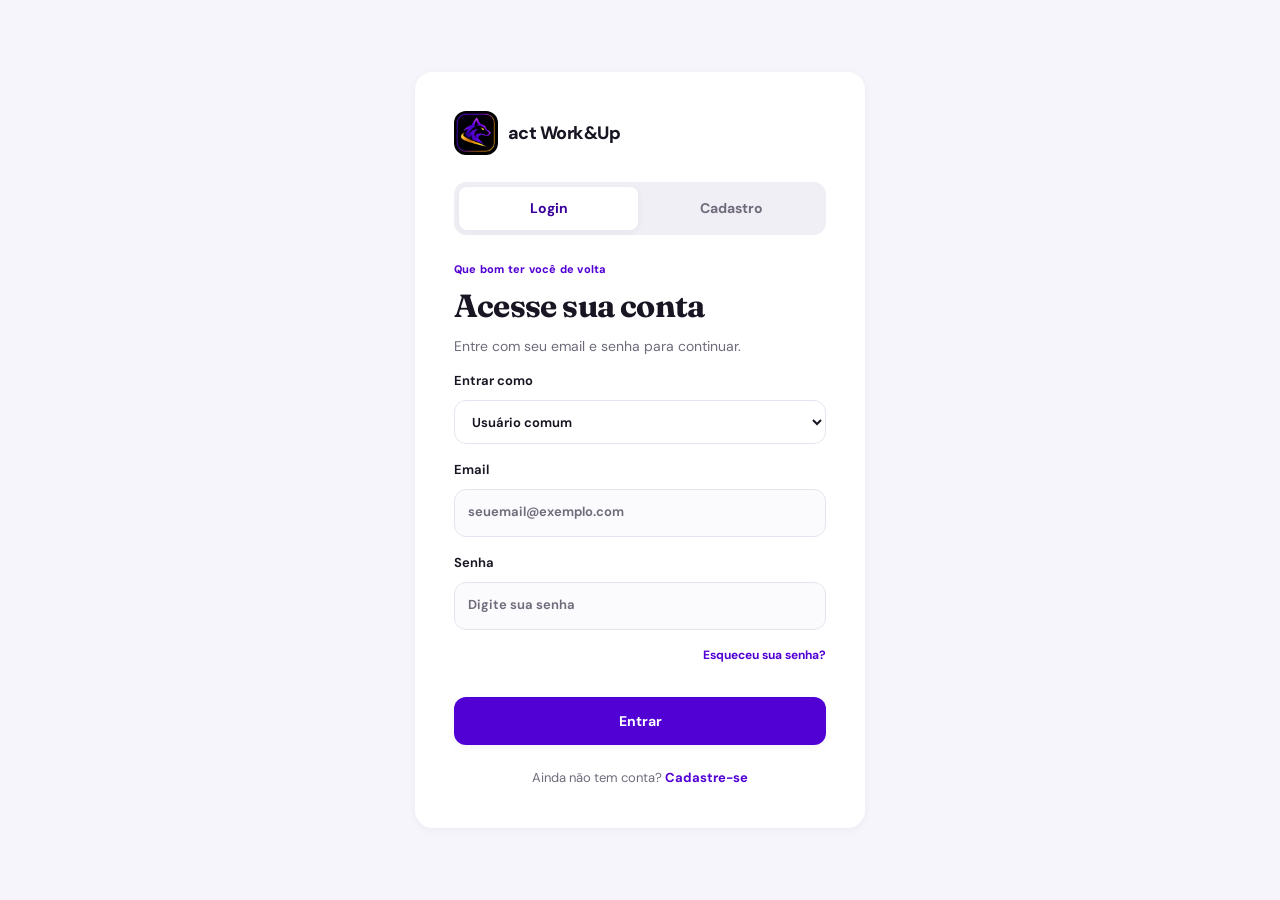
<file: login.html>
<!doctype html>
<html lang="pt-BR">
<head>
  <meta charset="utf-8">
  <meta name="viewport" content="width=device-width, initial-scale=1">
  <meta name="theme-color" content="#5101D4">
  <title>Login — act Work&amp;Up</title>
  <meta name="description" content="act Work&amp;Up — serviços em Indaiatuba e região.">
  <link rel="preconnect" href="https://fonts.googleapis.com">
  <link rel="preconnect" href="https://fonts.gstatic.com" crossorigin>
  <link href="https://fonts.googleapis.com/css2?family=DM+Sans:wght@400;500;600;700;800&family=Fraunces:opsz,wght@9..144,500;9..144,600;9..144,700&display=swap" rel="stylesheet">
  <link rel="stylesheet" href="style.css?v=7">
</head>
<body>
  <div id="app">

<section class="screen auth-screen active" id="login" aria-label="Login">
      <div class="auth-card">
        <a class="auth-brand" href="login.html">
          <img src="assets/logo-wolfservices.jpg" alt="">
          <span>
            act Work&amp;Up
          </span>
        </a>
        <div class="auth-tabs">
          <button class="tab active" type="button">
            Login
          </button>
          <a href="cadastro-tipo.html" class="tab">
            Cadastro
          </a>
        </div>
        <p class="eyebrow">
          Que bom ter você de volta
        </p>
        <h1>
          Acesse sua conta
        </h1>
        <p class="muted">
          Entre com seu email e senha para continuar.
        </p>
        <form class="form-stack" data-local-form>
          <label>
            Entrar como
            <select name="account-type">
              <option value="common">Usuário comum</option>
              <option value="provider">Prestador de serviços</option>
            </select>
          </label>
          <label>
            Email
            <input name="email" type="email" placeholder="seuemail@exemplo.com" autocomplete="email" required>
          </label>
          <label>
            Senha
            <input type="password" placeholder="Digite sua senha" autocomplete="current-password" required>
          </label>
          <button class="text-action" type="button" data-demo-message="password-help" data-message="A recuperação de senha não está habilitada nesta demonstração.">
            Esqueceu sua senha?
          </button>
          <p class="form-feedback" id="password-help" role="status" aria-live="polite"></p>
          <button type="submit" class="btn primary full" data-screen="inicio">
            Entrar
          </button>
        </form>
        <p class="auth-foot">
          Ainda não tem conta?
          <a href="cadastro-tipo.html" class="inline-action">
            Cadastre-se
          </a>
        </p>
      </div>
    </section>

  </div>
  <script src="script.js?v=9"></script>
</body>
</html>
</file>
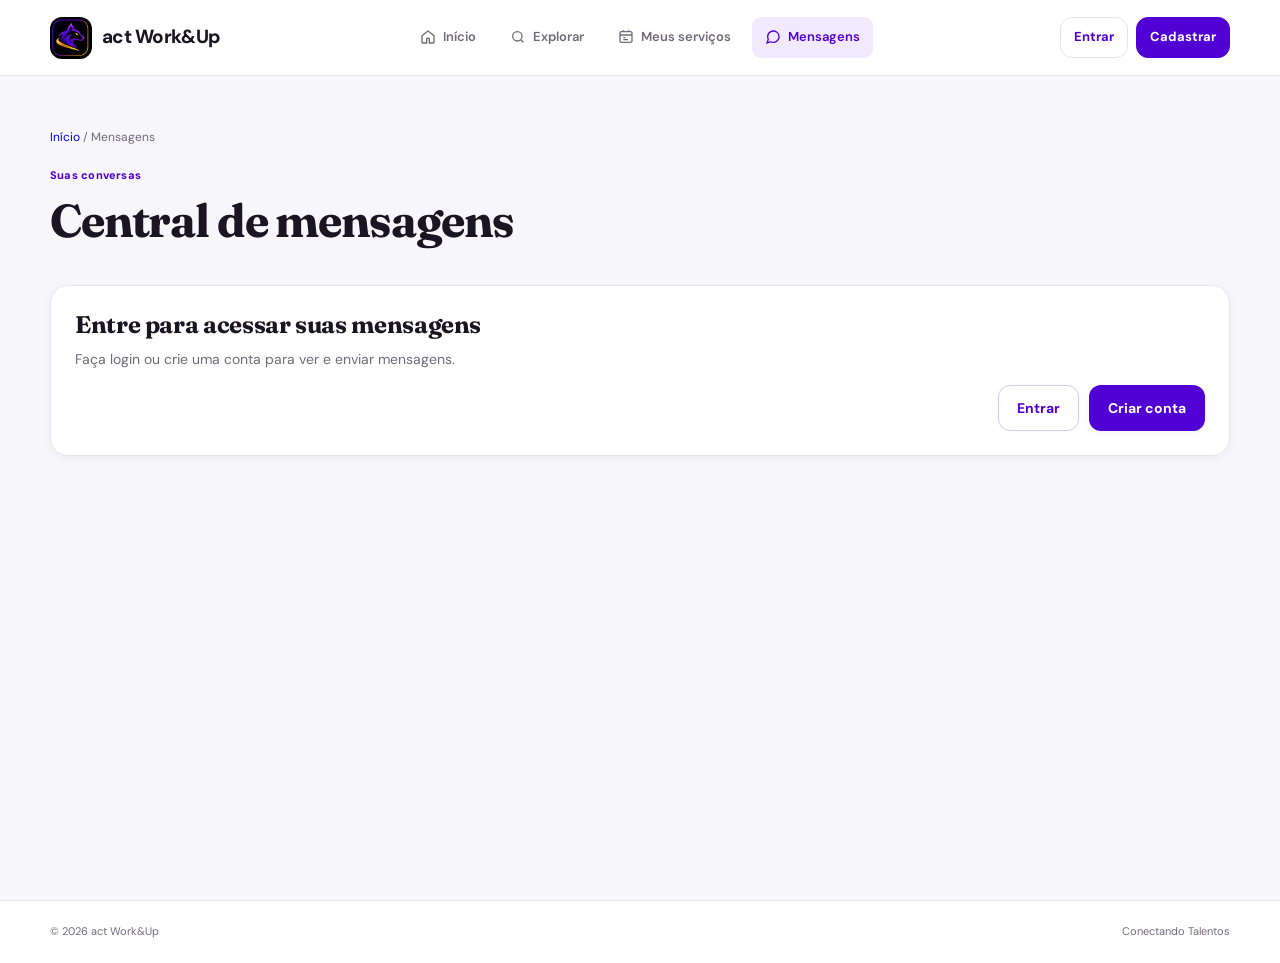
<file: mensagens.html>
<!doctype html>
<html lang="pt-BR">
<head>
  <meta charset="utf-8">
  <meta name="viewport" content="width=device-width, initial-scale=1">
  <meta name="theme-color" content="#5101D4">
  <title>Mensagens — act Work&amp;Up</title>
  <meta name="description" content="act Work&amp;Up — serviços em Indaiatuba e região.">
  <link rel="preconnect" href="https://fonts.googleapis.com">
  <link rel="preconnect" href="https://fonts.gstatic.com" crossorigin>
  <link href="https://fonts.googleapis.com/css2?family=DM+Sans:wght@400;500;600;700;800&family=Fraunces:opsz,wght@9..144,500;9..144,600;9..144,700&display=swap" rel="stylesheet">
  <link rel="stylesheet" href="style.css?v=7">
</head>
<body>
  <div id="app">
<header class="site-header" id="site-header">
      <a class="brand" href="inicio.html">
        <img src="assets/logo-wolfservices.jpg" alt="">
        <span>
          act Work&amp;Up
        </span>
      </a>
      <nav class="main-nav" aria-label="Navegação principal">
        <a href="inicio.html" class="nav-link">
          <svg class="ui-icon" viewBox="0 0 24 24" fill="none" stroke="currentColor" stroke-width="2"
            aria-hidden="true">
            <path d="m3 10 9-7 9 7v10a1 1 0 0 1-1 1h-6v-7h-4v7H4a1 1 0 0 1-1-1V10Z" />
          </svg>
          Início
        </a>
        <a href="explorar.html" class="nav-link">
          <svg class="ui-icon" viewBox="0 0 24 24" fill="none" stroke="currentColor" stroke-width="2"
            aria-hidden="true">
            <circle cx="11" cy="11" r="7" />
            <path d="m20 20-4-4" />
          </svg>
          Explorar
        </a>
        <a href="meus-servicos.html" class="nav-link">
          <svg class="ui-icon" viewBox="0 0 24 24" fill="none" stroke="currentColor" stroke-width="2"
            aria-hidden="true">
            <rect x="3" y="4" width="18" height="16" rx="2" />
            <path d="M8 4V2m8 2V2M3 9h18m-13 4h3m-3 3h7" />
          </svg>
          Meus serviços
        </a>
        <a href="mensagens.html" class="nav-link active" aria-current="page">
          <svg class="ui-icon" viewBox="0 0 24 24" fill="none" stroke="currentColor" stroke-width="2"
            aria-hidden="true">
            <path
              d="M21 11.5a8.4 8.4 0 0 1-.9 3.8 8.5 8.5 0 0 1-7.6 4.7 8.4 8.4 0 0 1-3.8-.9L3 21l1.9-5.7a8.4 8.4 0 0 1-.9-3.8 8.5 8.5 0 0 1 4.7-7.6 8.4 8.4 0 0 1 3.8-.9h.5a8.5 8.5 0 0 1 8 8v.5Z" />
          </svg>
          Mensagens
        </a>
      </nav>
      <a href="perfil.html" class="user-menu">
        <span class="avatar">
          LS
        </span>
        <span>
          Lucas Silva
        </span>
      </a>
    </header>
<section class="screen app-screen active" id="mensagens">
      <section class="container page-intro">
        <p class="breadcrumb">
          <a href="inicio.html">
            Início
          </a>
          / Mensagens
        </p>
        <p class="eyebrow">
          Suas conversas
        </p>
        <h1>
          Central de mensagens
        </h1>
      </section>
      <section class="container panel" data-auth-required>
        <h2>Entre para acessar suas mensagens</h2>
        <p class="muted">Faça login ou crie uma conta para ver e enviar mensagens.</p>
        <div class="form-actions">
          <a class="btn outline" href="login.html">Entrar</a>
          <a class="btn primary" href="cadastro-tipo.html">Criar conta</a>
        </div>
      </section>
      <section class="container messages-layout panel" data-auth-only hidden>
        <aside class="conversation-list" id="conversation-list">
          <h2>
            <svg class="ui-icon" viewBox="0 0 24 24" fill="none" stroke="currentColor" stroke-width="2"
              aria-hidden="true">
              <path
                d="M21 11.5a8.4 8.4 0 0 1-.9 3.8 8.5 8.5 0 0 1-7.6 4.7 8.4 8.4 0 0 1-3.8-.9L3 21l1.9-5.7a8.4 8.4 0 0 1-.9-3.8 8.5 8.5 0 0 1 4.7-7.6 8.4 8.4 0 0 1 3.8-.9h.5a8.5 8.5 0 0 1 8 8v.5Z" />
            </svg>
            Conversas
          </h2>
          <button class="conversation active">
            <span class="avatar">
              AM
            </span>
            <span>
              <strong>
                Ana Martins
              </strong>
              <small>
                Online · Última mensagem
              </small>
            </span>
          </button>
          <button class="conversation">
            <span class="avatar gold">
              RC
            </span>
            <span>
              <strong>
                Rafael Costa
              </strong>
              <small>
                Offline
              </small>
            </span>
          </button>
          <button class="conversation">
            <span class="avatar">
              WP
            </span>
            <span>
              <strong>
                WebPro Studio
              </strong>
              <small>
                Offline
              </small>
            </span>
          </button>
          <button class="conversation">
            <span class="avatar gold">
              JL
            </span>
            <span>
              <strong>
                João Lima
              </strong>
              <small>
                Offline
              </small>
            </span>
          </button>
        </aside>
        <div class="chat-panel">
          <header class="chat-header">
            <div>
              <strong id="chat-provider-name">
                Ana Martins
              </strong>
              <small id="chat-provider-status">
                Online
              </small>
            </div>
            <button class="btn outline small" type="button" data-demo-message="call-help" data-message="Chamadas ainda não estão habilitadas nesta demonstração.">
              <svg class="ui-icon" viewBox="0 0 24 24" fill="none" stroke="currentColor" stroke-width="2"
                aria-hidden="true">
                <path
                  d="M22 16.9v3a2 2 0 0 1-2.2 2 19.8 19.8 0 0 1-8.6-3.1 19.4 19.4 0 0 1-6-6A19.8 19.8 0 0 1 2.1 4.2 2 2 0 0 1 4.1 2h3a2 2 0 0 1 2 1.7L9.5 7a2 2 0 0 1-.5 2L7.7 10.3a16 16 0 0 0 6 6l1.3-1.3a2 2 0 0 1 2-.5l3.3.4a2 2 0 0 1 1.7 2Z" />
              </svg>
              Chamada
            </button>
          </header>
          <p class="form-feedback" id="call-help" role="status" aria-live="polite"></p>
          <div class="safety-banner">
            <svg class="ui-icon" viewBox="0 0 24 24" fill="none" stroke="currentColor" stroke-width="2"
              aria-hidden="true">
              <path d="M12 22s8-4 8-11V5l-8-3-8 3v6c0 7 8 11 8 11Z" />
              <path d="m9 12 2 2 4-4" />
            </svg>
            Para sua segurança, mantenha as conversas e os pagamentos dentro do site.
          </div>
          <div class="chat-messages" id="chat-messages" aria-label="Mensagens da conversa" aria-live="polite">
          </div>
          <form class="message-form" id="message-form">
            <input id="message-input" aria-label="Escreva sua mensagem" placeholder="Escreva sua mensagem..."
              autocomplete="off" required>
            <button class="btn primary" type="submit">
              <svg class="ui-icon" viewBox="0 0 24 24" fill="none" stroke="currentColor" stroke-width="2"
                aria-hidden="true">
                <path d="m22 2-7 20-4-9-9-4 20-7ZM22 2 11 13" />
              </svg>
              Enviar
            </button>
          </form>
        </div>
      </section>
    </section>
<footer class="site-footer" id="site-footer">
      <span>
        © 2026 act Work&amp;Up
      </span>
      <span>
        Conectando Talentos
      </span>
    </footer>
  </div>
  <script src="script.js?v=9"></script>
</body>
</html>
</file>
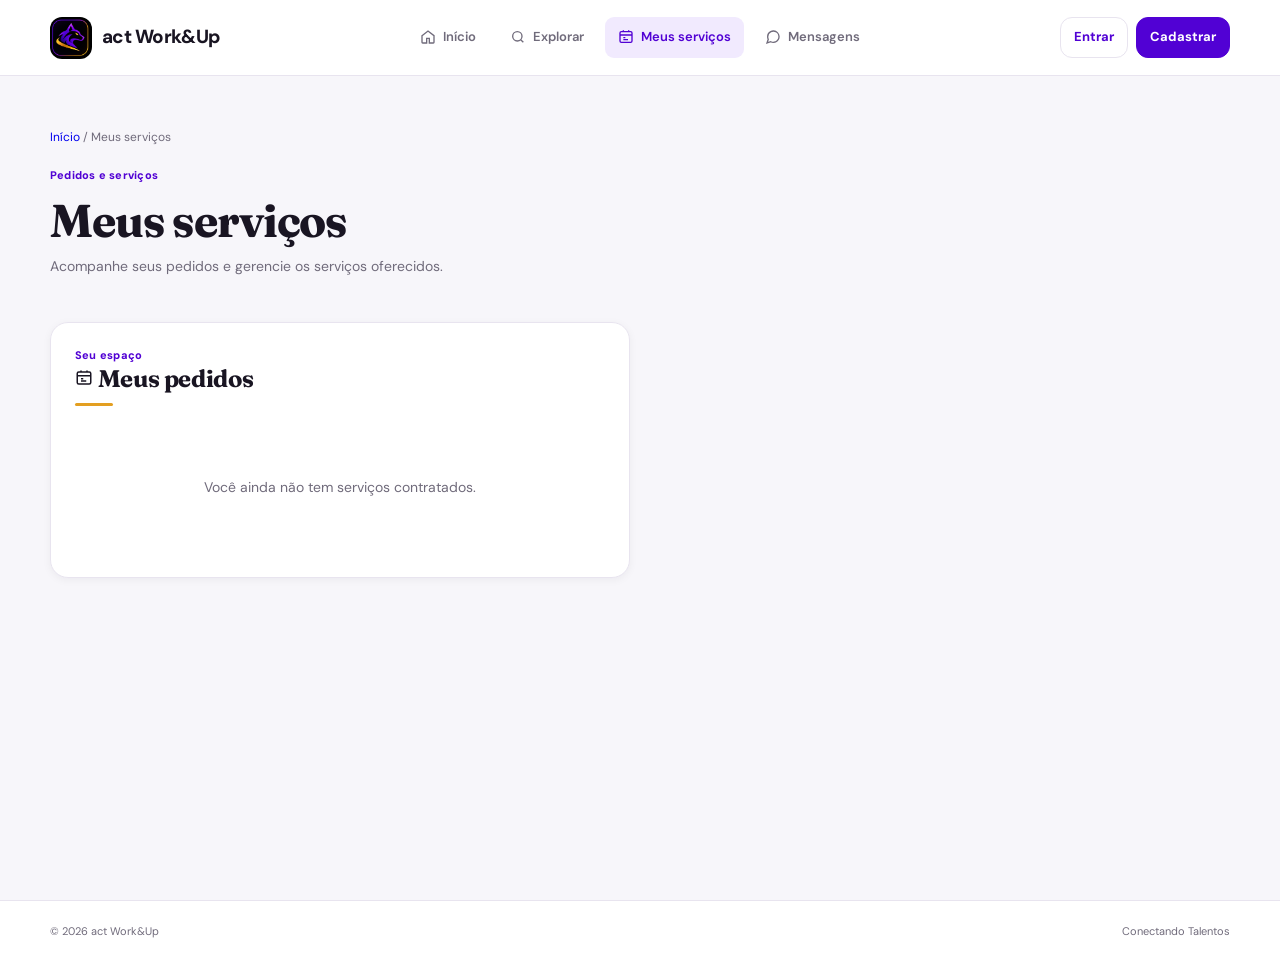
<file: meus-servicos.html>
<!doctype html>
<html lang="pt-BR">
<head>
  <meta charset="utf-8">
  <meta name="viewport" content="width=device-width, initial-scale=1">
  <meta name="theme-color" content="#5101D4">
  <title>Meus serviços — act Work&amp;Up</title>
  <meta name="description" content="act Work&amp;Up — serviços em Indaiatuba e região.">
  <link rel="preconnect" href="https://fonts.googleapis.com">
  <link rel="preconnect" href="https://fonts.gstatic.com" crossorigin>
  <link href="https://fonts.googleapis.com/css2?family=DM+Sans:wght@400;500;600;700;800&family=Fraunces:opsz,wght@9..144,500;9..144,600;9..144,700&display=swap" rel="stylesheet">
  <link rel="stylesheet" href="style.css?v=7">
</head>
<body>
  <div id="app">
<header class="site-header" id="site-header">
      <a class="brand" href="inicio.html">
        <img src="assets/logo-wolfservices.jpg" alt="">
        <span>
          act Work&amp;Up
        </span>
      </a>
      <nav class="main-nav" aria-label="Navegação principal">
        <a href="inicio.html" class="nav-link">
          <svg class="ui-icon" viewBox="0 0 24 24" fill="none" stroke="currentColor" stroke-width="2"
            aria-hidden="true">
            <path d="m3 10 9-7 9 7v10a1 1 0 0 1-1 1h-6v-7h-4v7H4a1 1 0 0 1-1-1V10Z" />
          </svg>
          Início
        </a>
        <a href="explorar.html" class="nav-link">
          <svg class="ui-icon" viewBox="0 0 24 24" fill="none" stroke="currentColor" stroke-width="2"
            aria-hidden="true">
            <circle cx="11" cy="11" r="7" />
            <path d="m20 20-4-4" />
          </svg>
          Explorar
        </a>
        <a href="meus-servicos.html" class="nav-link active" aria-current="page">
          <svg class="ui-icon" viewBox="0 0 24 24" fill="none" stroke="currentColor" stroke-width="2"
            aria-hidden="true">
            <rect x="3" y="4" width="18" height="16" rx="2" />
            <path d="M8 4V2m8 2V2M3 9h18m-13 4h3m-3 3h7" />
          </svg>
          Meus serviços
        </a>
        <a href="mensagens.html" class="nav-link">
          <svg class="ui-icon" viewBox="0 0 24 24" fill="none" stroke="currentColor" stroke-width="2"
            aria-hidden="true">
            <path
              d="M21 11.5a8.4 8.4 0 0 1-.9 3.8 8.5 8.5 0 0 1-7.6 4.7 8.4 8.4 0 0 1-3.8-.9L3 21l1.9-5.7a8.4 8.4 0 0 1-.9-3.8 8.5 8.5 0 0 1 4.7-7.6 8.4 8.4 0 0 1 3.8-.9h.5a8.5 8.5 0 0 1 8 8v.5Z" />
          </svg>
          Mensagens
        </a>
      </nav>
      <a href="perfil.html" class="user-menu">
        <span class="avatar">
          LS
        </span>
        <span>
          Lucas Silva
        </span>
      </a>
    </header>
<section class="screen app-screen active" id="meus-servicos">
      <section class="container page-intro">
        <p class="breadcrumb">
          <a href="inicio.html">
            Início
          </a>
          / Meus serviços
        </p>
        <p class="eyebrow">
          Pedidos e serviços
        </p>
        <h1>
          Meus serviços
        </h1>
        <p class="muted">
          Acompanhe seus pedidos e gerencie os serviços oferecidos.
        </p>
      </section>
      <section class="container dashboard-columns">
        <div class="panel">
          <div class="section-heading">
            <div>
              <p class="eyebrow">
                Seu espaço
              </p>
              <h2>
                <svg class="ui-icon" viewBox="0 0 24 24" fill="none" stroke="currentColor" stroke-width="2"
                  aria-hidden="true">
                  <rect x="3" y="4" width="18" height="16" rx="2" />
                  <path d="M8 4V2m8 2V2M3 9h18m-13 4h3m-3 3h7" />
                </svg>
                Meus pedidos
              </h2>
            </div>
          </div>
          <p class="empty-state" data-visitor-empty>Você ainda não tem serviços contratados.</p>
          <article class="order-card" data-logged-in-orders hidden>
            <span class="status-pill pending">
              <svg class="ui-icon" viewBox="0 0 24 24" fill="none" stroke="currentColor" stroke-width="2"
                aria-hidden="true">
                <circle cx="12" cy="12" r="10" />
                <path d="M12 6v6l4 2" />
              </svg>
              Em andamento
            </span>
            <h3>Identidade visual</h3>
            <p>Profissional: Ana Martins · 08/11/2026</p>
            <div class="order-footer">
              <strong>R$ 180,00</strong>
              <a href="mensagens.html" class="inline-action">Enviar mensagem →</a>
            </div>
          </article>
        </div>
        <div class="panel provider-services">
          <p class="eyebrow">
            Para quem presta serviços
          </p>
          <h2>
            Divulgue seu trabalho
          </h2>
          <p class="muted">
            Cadastre seus serviços para apresentá-los a novos clientes no marketplace.
          </p>
          <button class="btn primary" type="button" data-open-service-dialog>
            + Adicionar serviço
          </button>
        </div>
      </section>
      <section class="container section-block" data-provider-only>
        <div class="section-heading">
          <div>
            <p class="eyebrow">
              Meus anúncios
            </p>
            <h2>
              Seus serviços cadastrados
            </h2>
          </div>
        </div>
        <p class="empty-state">Você ainda não cadastrou serviços.</p>
      </section>
      <dialog class="service-dialog" id="service-dialog" aria-labelledby="service-dialog-title" data-provider-only>
        <div class="service-dialog-header">
          <div>
            <p class="eyebrow">
              Para quem presta serviços
            </p>
            <h2 id="service-dialog-title">
              Adicione um serviço
            </h2>
          </div>
          <button class="dialog-close" type="button" aria-label="Fechar janela" data-close-service-dialog>
            ×
          </button>
        </div>
        <p class="muted">
          Seu serviço será publicado no marketplace após o cadastro.
        </p>
        <form class="form-stack" data-local-form data-service-form>
          <label>
            Título do serviço
            <input id="service-title" placeholder="Nome do serviço" required>
          </label>
          <label>
            Categoria
            <input placeholder="Categoria do serviço">
          </label>
          <label>
            Tipo de atendimento
            <select>
              <option>
                Presencial
              </option>
              <option>
                Online
              </option>
              <option>
                Online/presencial
              </option>
            </select>
          </label>
          <label>
            Preço
            <select>
              <option>
                Valor fixo
              </option>
              <option>
                Deixar em aberto para orçamentos
              </option>
            </select>
          </label>
          <label>
            Prazo
            <input placeholder="Prazo estimado">
          </label>
          <label>
            Descrição
            <textarea rows="3" placeholder="Descreva o serviço">
              </textarea>
          </label>
          <div class="form-actions">
            <button class="btn outline" type="button" data-close-service-dialog>
              Cancelar
            </button>
            <button class="btn primary" type="submit">
              <svg class="ui-icon" viewBox="0 0 24 24" fill="none" stroke="currentColor" stroke-width="2"
                aria-hidden="true">
                <path d="M12 5v14m-7-7h14" />
              </svg>
              Publicar serviço
            </button>
          </div>
        </form>
      </dialog>
    </section>
<footer class="site-footer" id="site-footer">
      <span>
        © 2026 act Work&amp;Up
      </span>
      <span>
        Conectando Talentos
      </span>
    </footer>
  </div>
  <script src="script.js?v=9"></script>
</body>
</html>
</file>
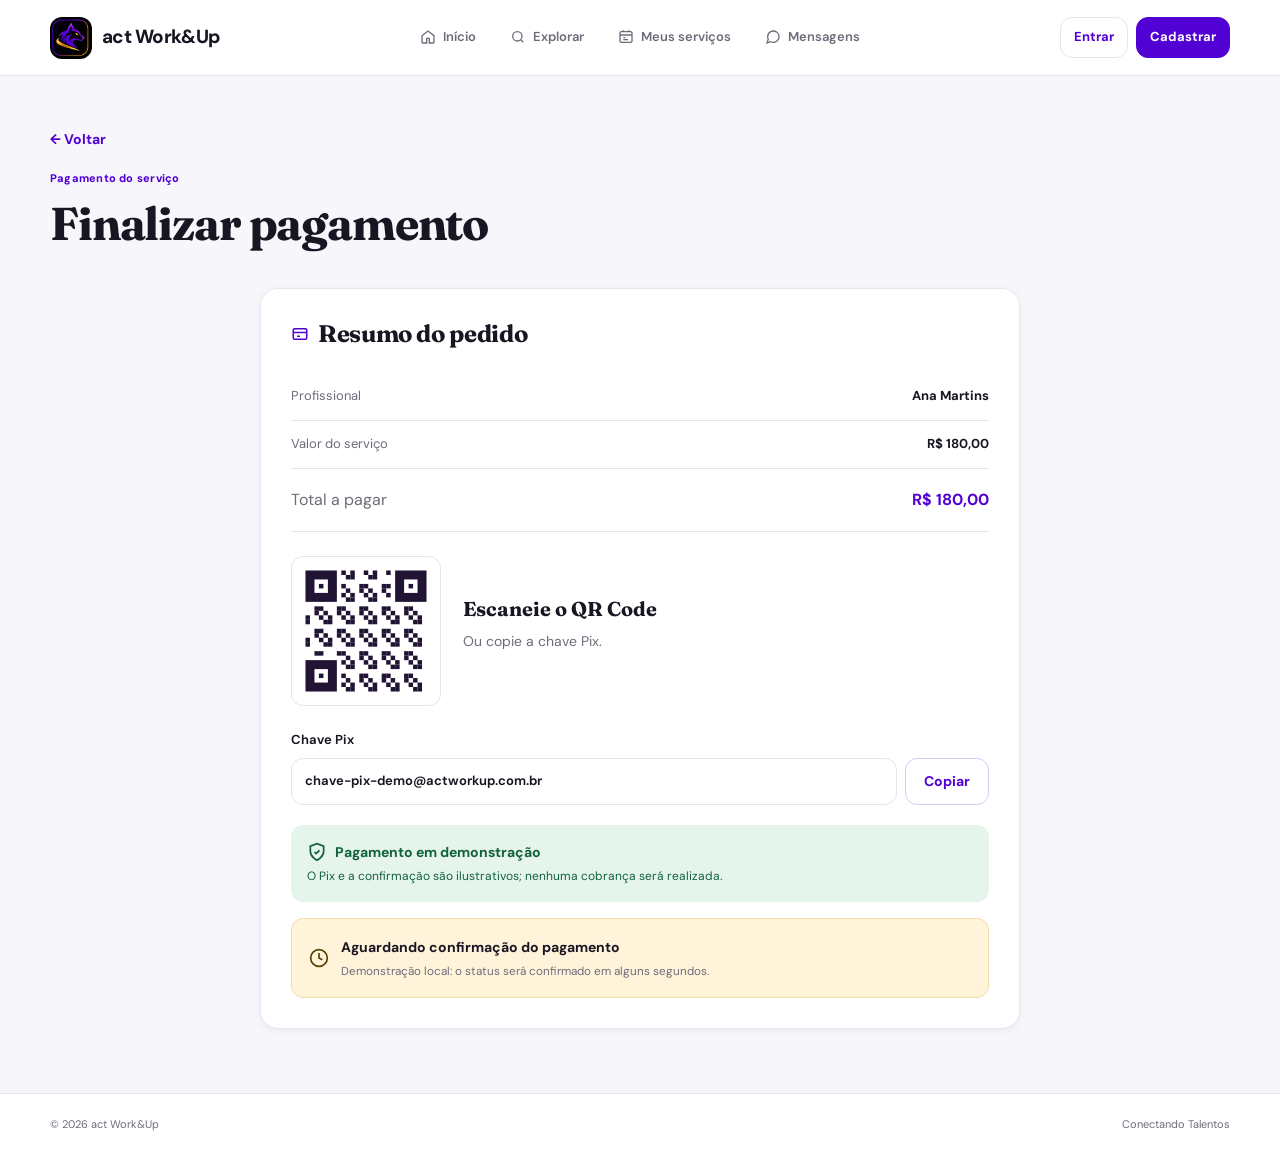
<file: pagamento.html>
<!doctype html>
<html lang="pt-BR">
<head>
  <meta charset="utf-8">
  <meta name="viewport" content="width=device-width, initial-scale=1">
  <meta name="theme-color" content="#5101D4">
  <title>Pagamento — act Work&amp;Up</title>
  <meta name="description" content="act Work&amp;Up — serviços em Indaiatuba e região.">
  <link rel="preconnect" href="https://fonts.googleapis.com">
  <link rel="preconnect" href="https://fonts.gstatic.com" crossorigin>
  <link href="https://fonts.googleapis.com/css2?family=DM+Sans:wght@400;500;600;700;800&family=Fraunces:opsz,wght@9..144,500;9..144,600;9..144,700&display=swap" rel="stylesheet">
  <link rel="stylesheet" href="style.css?v=7">
</head>
<body>
  <div id="app">
<header class="site-header" id="site-header">
      <a class="brand" href="inicio.html">
        <img src="assets/logo-wolfservices.jpg" alt="">
        <span>
          act Work&amp;Up
        </span>
      </a>
      <nav class="main-nav" aria-label="Navegação principal">
        <a href="inicio.html" class="nav-link">
          <svg class="ui-icon" viewBox="0 0 24 24" fill="none" stroke="currentColor" stroke-width="2"
            aria-hidden="true">
            <path d="m3 10 9-7 9 7v10a1 1 0 0 1-1 1h-6v-7h-4v7H4a1 1 0 0 1-1-1V10Z" />
          </svg>
          Início
        </a>
        <a href="explorar.html" class="nav-link">
          <svg class="ui-icon" viewBox="0 0 24 24" fill="none" stroke="currentColor" stroke-width="2"
            aria-hidden="true">
            <circle cx="11" cy="11" r="7" />
            <path d="m20 20-4-4" />
          </svg>
          Explorar
        </a>
        <a href="meus-servicos.html" class="nav-link">
          <svg class="ui-icon" viewBox="0 0 24 24" fill="none" stroke="currentColor" stroke-width="2"
            aria-hidden="true">
            <rect x="3" y="4" width="18" height="16" rx="2" />
            <path d="M8 4V2m8 2V2M3 9h18m-13 4h3m-3 3h7" />
          </svg>
          Meus serviços
        </a>
        <a href="mensagens.html" class="nav-link">
          <svg class="ui-icon" viewBox="0 0 24 24" fill="none" stroke="currentColor" stroke-width="2"
            aria-hidden="true">
            <path
              d="M21 11.5a8.4 8.4 0 0 1-.9 3.8 8.5 8.5 0 0 1-7.6 4.7 8.4 8.4 0 0 1-3.8-.9L3 21l1.9-5.7a8.4 8.4 0 0 1-.9-3.8 8.5 8.5 0 0 1 4.7-7.6 8.4 8.4 0 0 1 3.8-.9h.5a8.5 8.5 0 0 1 8 8v.5Z" />
          </svg>
          Mensagens
        </a>
      </nav>
      <a href="perfil.html" class="user-menu">
        <span class="avatar">
          LS
        </span>
        <span>
          Lucas Silva
        </span>
      </a>
    </header>
<section class="screen app-screen active" id="pagamento">
      <section class="container page-intro">
        <a href="servico.html" class="back-link">
          ← Voltar
        </a>
        <p class="eyebrow">
          Pagamento do serviço
        </p>
        <h1>
          Finalizar pagamento
        </h1>
      </section>
      <section class="container payment-layout">
        <div class="panel payment-summary">
          <h2>
            <svg class="ui-icon" viewBox="0 0 24 24" fill="none" stroke="currentColor" stroke-width="2"
              aria-hidden="true">
              <rect x="3" y="5" width="18" height="14" rx="2" />
              <path d="M3 10h18m-13 5h4" />
            </svg>
            Resumo do pedido
          </h2>
          <div class="summary-row">
            <span>
              Profissional
            </span>
            <strong>
              Ana Martins
            </strong>
          </div>
          <div class="summary-row">
            <span>
              Valor do serviço
            </span>
            <strong>
              R$ 180,00
            </strong>
          </div>
          <div class="summary-row total">
            <span>
              Total a pagar
            </span>
            <strong>
              R$ 180,00
            </strong>
          </div>
          <div class="pix-code">
            <div class="qr-placeholder" aria-label="Espaço reservado para QR Code Pix">
            </div>
            <div>
              <h3>
                Escaneie o QR Code
              </h3>
              <p class="muted">
                Ou copie a chave Pix.
              </p>
            </div>
          </div>
          <label>
            Chave Pix
            <div class="copy-field">
              <input id="pix-key" value="chave-pix-demo@actworkup.com.br" readonly>
              <button class="btn outline" type="button" id="copy-pix">
                Copiar
              </button>
            </div>
          </label>
          <div class="secure-note">
            <strong>
              <svg class="ui-icon" viewBox="0 0 24 24" fill="none" stroke="currentColor" stroke-width="2"
                aria-hidden="true">
                <path d="M12 22s8-4 8-11V5l-8-3-8 3v6c0 7 8 11 8 11Z" />
                <path d="m9 12 2 2 4-4" />
              </svg>
              Pagamento em demonstração
            </strong>
            <p>
              O Pix e a confirmação são ilustrativos; nenhuma cobrança será realizada.
            </p>
          </div>
          <div class="payment-status" role="status" aria-live="polite">
            <svg class="ui-icon" viewBox="0 0 24 24" fill="none" stroke="currentColor" stroke-width="2"
              aria-hidden="true">
              <circle cx="12" cy="12" r="10" />
              <path d="M12 6v6l4 2" />
            </svg>
            <div>
              <strong>
                Aguardando confirmação do pagamento
              </strong>
              <small>
                A confirmação é simulada neste protótipo.
              </small>
            </div>
          </div>
        </div>
      </section>
    </section>
<footer class="site-footer" id="site-footer">
      <span>
        © 2026 act Work&amp;Up
      </span>
      <span>
        Conectando Talentos
      </span>
    </footer>
  </div>
  <script src="script.js?v=9"></script>
</body>
</html>
</file>
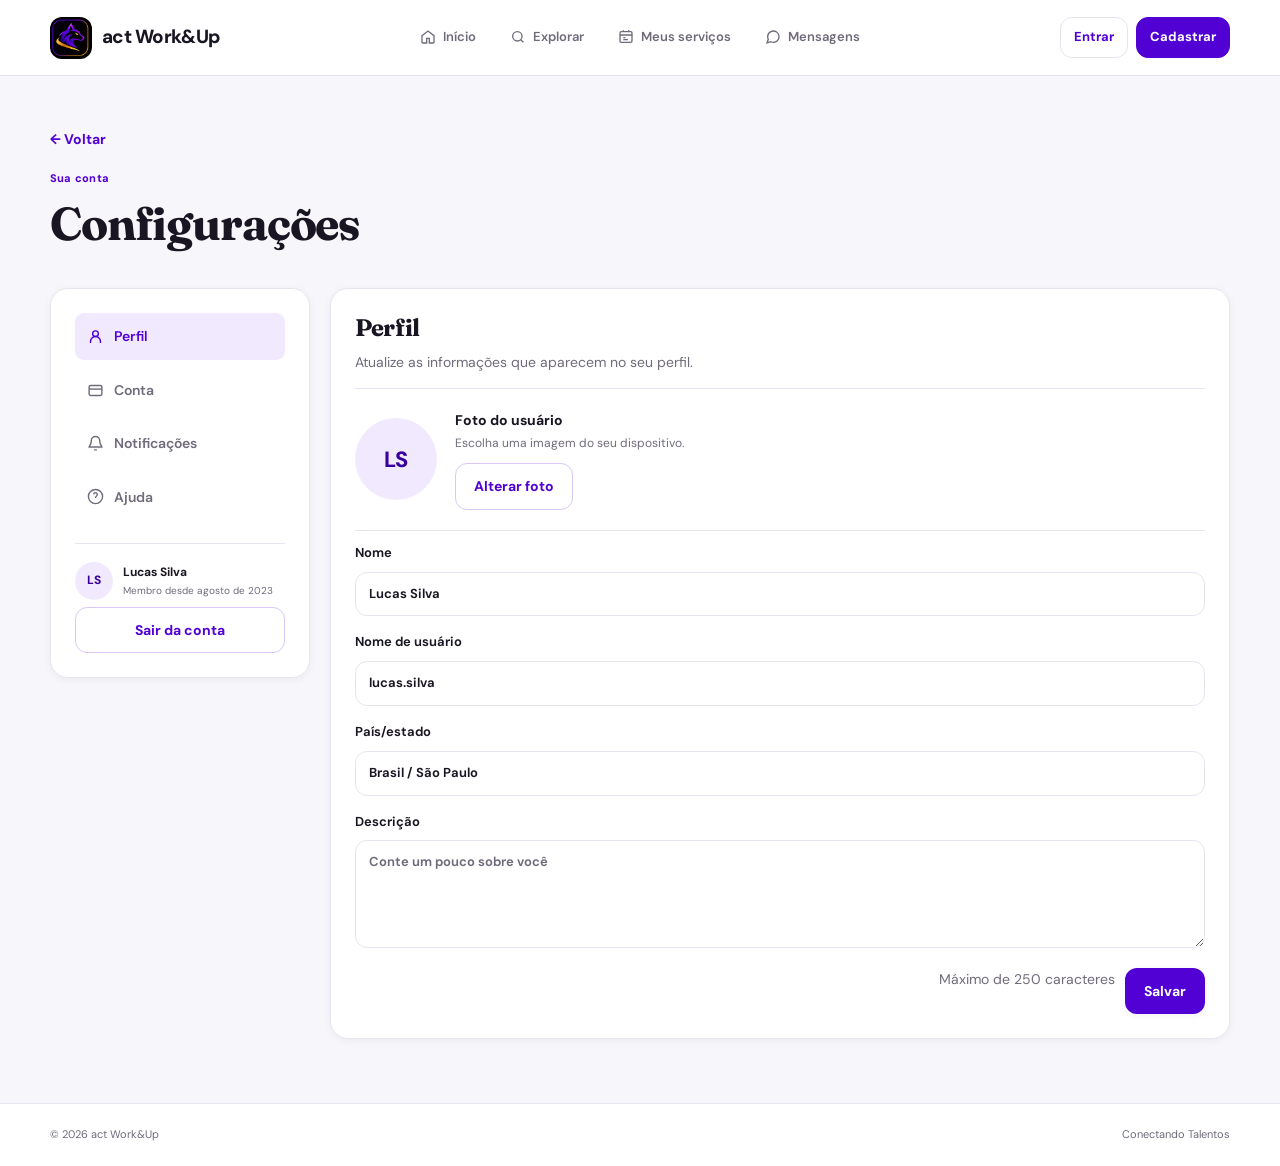
<file: perfil.html>
<!doctype html>
<html lang="pt-BR">
<head>
  <meta charset="utf-8">
  <meta name="viewport" content="width=device-width, initial-scale=1">
  <meta name="theme-color" content="#5101D4">
  <title>Perfil e configurações — act Work&amp;Up</title>
  <meta name="description" content="Gerencie seu perfil e suas preferências no act Work&amp;Up.">
  <link rel="preconnect" href="https://fonts.googleapis.com">
  <link rel="preconnect" href="https://fonts.gstatic.com" crossorigin>
  <link href="https://fonts.googleapis.com/css2?family=DM+Sans:wght@400;500;600;700;800&family=Fraunces:opsz,wght@9..144,500;9..144,600;9..144,700&display=swap" rel="stylesheet">
  <link rel="stylesheet" href="style.css?v=7">
</head>
<body>
  <div id="app">
    <header class="site-header" id="site-header">
      <a class="brand" href="inicio.html">
        <img src="assets/logo-wolfservices.jpg" alt="">
        <span>act Work&amp;Up</span>
      </a>
      <nav class="main-nav" aria-label="Navegação principal">
        <a href="inicio.html" class="nav-link">
          <svg class="ui-icon" viewBox="0 0 24 24" fill="none" stroke="currentColor" stroke-width="2" aria-hidden="true">
            <path d="m3 10 9-7 9 7v10a1 1 0 0 1-1 1h-6v-7h-4v7H4a1 1 0 0 1-1-1V10Z" />
          </svg>
          Início
        </a>
        <a href="explorar.html" class="nav-link">
          <svg class="ui-icon" viewBox="0 0 24 24" fill="none" stroke="currentColor" stroke-width="2" aria-hidden="true">
            <circle cx="11" cy="11" r="7" />
            <path d="m20 20-4-4" />
          </svg>
          Explorar
        </a>
        <a href="meus-servicos.html" class="nav-link">
          <svg class="ui-icon" viewBox="0 0 24 24" fill="none" stroke="currentColor" stroke-width="2" aria-hidden="true">
            <rect x="3" y="4" width="18" height="16" rx="2" />
            <path d="M8 4V2m8 2V2M3 9h18m-13 4h3m-3 3h7" />
          </svg>
          Meus serviços
        </a>
        <a href="mensagens.html" class="nav-link">
          <svg class="ui-icon" viewBox="0 0 24 24" fill="none" stroke="currentColor" stroke-width="2" aria-hidden="true">
            <path d="M21 11.5a8.4 8.4 0 0 1-.9 3.8 8.5 8.5 0 0 1-7.6 4.7 8.4 8.4 0 0 1-3.8-.9L3 21l1.9-5.7a8.4 8.4 0 0 1-.9-3.8 8.5 8.5 0 0 1 4.7-7.6 8.4 8.4 0 0 1 3.8-.9h.5a8.5 8.5 0 0 1 8 8v.5Z" />
          </svg>
          Mensagens
        </a>
      </nav>
      <a href="perfil.html" class="user-menu" aria-current="page">
        <span class="avatar">LS</span>
        <span>Lucas Silva</span>
      </a>
    </header>
    <main>
      <section class="app-screen active">
        <section class="container page-intro">
          <a class="back-link" href="inicio.html">← Voltar</a>
          <p class="eyebrow">Sua conta</p>
          <h1>Configurações</h1>
        </section>
        <section class="container settings-layout">
          <aside class="panel settings-menu">
            <button class="settings-item active" type="button" data-settings-tab="perfil">
              <svg class="ui-icon" viewBox="0 0 24 24" fill="none" stroke="currentColor" stroke-width="2" aria-hidden="true">
                <circle cx="12" cy="8" r="4" />
                <path d="M5 21v-2a7 7 0 0 1 14 0v2" />
              </svg>
              Perfil
            </button>
            <button class="settings-item" type="button" data-settings-tab="conta">
              <svg class="ui-icon" viewBox="0 0 24 24" fill="none" stroke="currentColor" stroke-width="2" aria-hidden="true">
                <rect x="3" y="5" width="18" height="14" rx="2" />
                <path d="M3 10h18" />
              </svg>
              Conta
            </button>
            <button class="settings-item" type="button" data-settings-tab="notificacoes">
              <svg class="ui-icon" viewBox="0 0 24 24" fill="none" stroke="currentColor" stroke-width="2" aria-hidden="true">
                <path d="M18 8a6 6 0 0 0-12 0c0 7-3 7-3 9h18c0-2-3-2-3-9m-8 13h4" />
              </svg>
              Notificações
            </button>
            <button class="settings-item" type="button" data-settings-tab="ajuda">
              <svg class="ui-icon" viewBox="0 0 24 24" fill="none" stroke="currentColor" stroke-width="2" aria-hidden="true">
                <circle cx="12" cy="12" r="10" />
                <path d="M9.5 9a2.5 2.5 0 1 1 4.3 1.8c-1.1 1-1.8 1.3-1.8 3.2m0 3h.01" />
              </svg>
              Ajuda
            </button>
            <div class="account-mini">
              <span class="avatar">LS</span>
              <div>
                <strong>Lucas Silva</strong>
                <small>Membro desde agosto de 2023</small>
              </div>
            </div>
            <a class="btn outline full" href="login.html">Sair da conta</a>
          </aside>
          <div class="panel settings-content">
            <section class="settings-pane active" data-settings-pane="perfil">
              <h2>Perfil</h2>
              <p class="muted">Atualize as informações que aparecem no seu perfil.</p>
              <div class="profile-edit">
                <span class="avatar profile-avatar">LS</span>
                <div>
                  <strong>Foto do usuário</strong>
                  <p class="muted">Escolha uma imagem do seu dispositivo.</p>
                  <label class="btn outline" for="profile-photo-input">Alterar foto</label>
                  <input id="profile-photo-input" type="file" accept="image/*" hidden>
                </div>
              </div>
              <form class="form-stack" data-local-form>
                <label>
                  Nome
                  <input name="name" value="Lucas Silva" autocomplete="name" required>
                </label>
                <label>
                  Nome de usuário
                  <input name="username" value="lucas.silva" autocomplete="username" required>
                </label>
                <label>
                  País/estado
                  <input name="location" value="Brasil / São Paulo">
                </label>
                <label>
                  Descrição
                  <textarea name="description" rows="4" maxlength="250" placeholder="Conte um pouco sobre você"></textarea>
                </label>
                <div class="form-actions">
                  <span class="muted">Máximo de 250 caracteres</span>
                  <button class="btn primary" type="submit">Salvar</button>
                </div>
              </form>
            </section>
            <section class="settings-pane" data-settings-pane="conta">
              <h2>Conta</h2>
              <p class="muted">Informações da sua conta.</p>
              <p>Email cadastrado: lucas.silva@gmail.com</p>
            </section>
            <section class="settings-pane" data-settings-pane="notificacoes">
              <h2>Notificações</h2>
              <p class="muted">Preferências de notificação da conta.</p>
              <label><input type="checkbox" checked> Receber novidades e atualizações</label>
            </section>
            <section class="settings-pane" data-settings-pane="ajuda">
              <h2>Ajuda</h2>
              <p class="muted">Informações e orientações para utilizar a plataforma.</p>
              <a class="inline-action" href="mensagens.html">Falar com o suporte →</a>
            </section>
          </div>
        </section>
      </section>
    </main>
    <footer class="site-footer" id="site-footer">
      <span>© 2026 act Work&amp;Up</span>
      <span>Conectando Talentos</span>
    </footer>
  </div>
  <script src="script.js?v=9"></script>
</body>
</html>
</file>
<file: style.css>
/* act Work&Up — identidade visual baseada na logo */
:root {
  color-scheme: light;
  --purple: #5101D4;
  --purple-dark: #39009B;
  --purple-soft: #F1EAFE;
  --purple-tint: #F7F2FF;
  --purple-border: #D8C8F5;
  --yellow: #E39F21;
  --yellow-soft: #FFF4D9;
  --yellow-border: #F2DCA9;
  --yellow-ink: #594000;
  --ink-on-yellow: #241600;
  --bg: #F7F6FA;
  --surface-subtle: #FAF9FC;
  --surface-soft: #F1EFF6;
  --input-bg: #FBFAFD;
  --auth-bg: #F7F5FC;
  --ink: #191522;
  --muted: #706B7B;
  --border: #E8E4EF;
  --success: #12613D;
  --success-soft: #E5F5EB;
  --success-border: #B8E5C9;
  --danger: #D93649;
  --warning: var(--yellow-ink);
  --warning-soft: #FFF1CC;
  --night: #201333;
  --lavender: #E5D6FF;
  --white: #FFFFFF;
  --space-1: 4px;
  --space-2: 8px;
  --space-3: 12px;
  --space-4: 16px;
  --space-6: 24px;
  --space-8: 32px;
  --space-12: 48px;
  --space-16: 64px;
  --purple-rgb: 81 1 212;
  --yellow-rgb: 227 159 33;
  --white-rgb: 255 255 255;
  --ink-rgb: 25 21 34;
  --deep-rgb: 12 7 25;
  --shadow-rgb: 20 12 40;
  --photo-overlay-rgb: 16 10 27;
  --hero-overlay-rgb: 28 10 54;
  --card-shadow-rgb: 32 18 59;
  --auth-shadow-rgb: 48 26 91;
  --brand-wash: rgb(var(--purple-rgb) / .11);
  --brand-wash-soft: rgb(var(--purple-rgb) / .025);
  --yellow-wash: rgb(var(--yellow-rgb) / .12);
  --white-translucent: rgb(var(--white-rgb) / .96);
  --overlay-dark: rgb(var(--ink-rgb) / .55);
  --font-body: 'DM Sans', system-ui, -apple-system, BlinkMacSystemFont, 'Segoe UI', sans-serif;
  --font-heading: 'Fraunces', Georgia, serif;
  --text-xs: 12px;
  --text-sm: 14px;
  --text-base: 16px;
  --text-lg: 20px;
  --radius-sm: 8px;
  --radius: 12px;
  --radius-lg: 18px;
  --radius-xl: 24px;
  --radius-pill: 999px;
  --shadow: 0 2px 8px rgb(var(--shadow-rgb) / .05);
  --shadow-strong: 0 12px 32px rgb(var(--deep-rgb) / .14);
  --focus-shadow: 0 0 0 3px rgb(var(--purple-rgb) / .14);
  --content: 1180px;
}
* {
  box-sizing: border-box;
}
html {
  scroll-behavior: smooth;
}
body {
  margin: 0;
  background: var(--bg);
  color: var(--ink);
  font-family: var(--font-body);
  font-size: var(--text-sm);
  line-height: 1.6;
}
a {
  text-decoration: none;
}
button, input, select, textarea {
  font: inherit;
}
button {
  cursor: pointer;
}
img {
  max-width: 100%;
  display: block;
}
.hidden {
  display: none !important;
}
.screen {
  display: none;
  min-height: calc(100vh - 76px);
}
.screen.active {
  display: block;
}
.app-screen {
  padding: 34px 0 64px;
}
.container {
  width: min(var(--content), calc(100% - 48px));
  margin-inline: auto;
}
h1, h2, h3, p {
  margin-top: 0;
}
h1, h2, h3 {
  font-family: var(--font-heading);
}
h1 {
  font-size: clamp(32px, 4vw, 46px);
  line-height: 1.14;
  letter-spacing: -.025em;
  margin-bottom: var(--space-3);
}
h2 {
  font-size: 24px;
  line-height: 1.25;
  letter-spacing: -.015em;
  margin-bottom: var(--space-2);
}
h3 {
  font-size: var(--text-lg);
  line-height: 1.35;
  margin-bottom: var(--space-2);
}
.muted {
  color: var(--muted);
}
.eyebrow {
  color: var(--purple);
  font-size: 11px;
  font-weight: 800;
  letter-spacing: .02em;
  margin-bottom: 10px;
}
.section-heading h2::after {
  content: '';
  display: block;
  width: 38px;
  height: 3px;
  margin-top: 9px;
  border-radius: var(--radius-pill);
  background: var(--yellow);
}
.btn {
  min-height: 44px;
  padding: 11px 18px;
  border: 1px solid transparent;
  border-radius: var(--radius);
  display: inline-flex;
  align-items: center;
  justify-content: center;
  gap: 9px;
  text-decoration: none;
  font-size: 14px;
  font-weight: 700;
  transition: transform .18s ease, background .18s ease, box-shadow .18s ease;
}
.btn.primary {
  color: var(--white);
  background: var(--purple);
  box-shadow: var(--shadow);
}
.btn.primary:hover {
  background: var(--purple-dark);
}
.btn.outline {
  color: var(--purple);
  background: var(--white);
  border-color: var(--purple-border);
}
.btn.gold-btn {
  color: var(--ink-on-yellow);
  background: var(--yellow);
}
.btn.small {
  min-height: 36px;
  padding: 8px 13px;
  font-size: 12px;
}
.btn.full {
  width: 100%;
}
.inline-action, .text-action, .back-link {
  border: 0;
  background: none;
  padding: 0;
  color: var(--purple);
  font-weight: 700;
}
.inline-action:hover, .text-action:hover, .back-link:hover {
  color: var(--purple-dark);
  text-decoration: none;
}
.back-link {
  display: inline-block;
  margin-bottom: 20px;
}
/* Autenticação */
.auth-screen {
  min-height: 100vh;
  padding: 40px 18px;
  display: none;
  align-items: center;
  justify-content: center;
  position: relative;
  isolation: isolate;
  overflow: hidden;
  background: var(--auth-bg);
}
.auth-screen::before, .auth-screen::after {
  display: none;
}
.auth-screen.active {
  display: flex;
}
.auth-card {
  width: min(100%, 450px);
  padding: 38px;
  color: var(--ink);
  background: var(--white-translucent);
  border: 1px solid rgb(var(--white-rgb) / .9);
  border-radius: var(--radius-lg);
  box-shadow: var(--shadow);
}
.auth-card-tall {
  width: min(100%, 600px);
  max-height: calc(100vh - 56px);
  overflow-y: auto;
}
.auth-brand, .brand {
  display: inline-flex;
  align-items: center;
  gap: 10px;
  text-decoration: none;
  font-weight: 800;
  letter-spacing: -.03em;
}
.auth-brand {
  color: var(--ink);
  margin-bottom: 27px;
  font-size: 18px;
}
.auth-brand img {
  width: 44px;
  height: 44px;
  object-fit: cover;
  border-radius: var(--radius);
}
.auth-card h1 {
  font-size: 32px;
  margin-bottom: 10px;
}
.auth-card .eyebrow {
  color: var(--purple);
}
.auth-card .muted, .auth-card .auth-foot {
  color: var(--muted);
}
.form-feedback {
  min-height: 0;
  margin: 0;
  color: var(--muted);
  font-size: 13px;
}
.form-feedback:not(:empty) {
  margin-top: 8px;
}
.auth-tabs {
  display: grid;
  grid-template-columns: 1fr 1fr;
  gap: 4px;
  padding: 4px;
  margin-bottom: 26px;
  background: var(--surface-soft);
  border: 1px solid var(--surface-soft);
  border-radius: var(--radius);
}
.tab {
  display: flex;
  align-items: center;
  justify-content: center;
  border: 0;
  border-radius: var(--radius-sm);
  padding: 10px;
  background: transparent;
  color: var(--muted);
  font-weight: 700;
  text-align: center;
  text-decoration: none;
  transition: background .18s, color .18s, box-shadow .18s;
}
.tab:hover {
  color: var(--purple);
}
.tab.active {
  color: var(--purple-dark);
  background: var(--white);
  box-shadow: var(--shadow);
}
.form-stack, .form-grid {
  display: grid;
  gap: var(--space-4);
}
.form-grid {
  grid-template-columns: 1fr 1fr;
}
.form-stack label, .form-grid label, .payment-summary label {
  display: grid;
  gap: 8px;
  font-size: 13px;
  font-weight: 650;
}
.auth-card input {
  min-height: 48px;
  background: var(--input-bg);
  color: var(--ink);
  border-color: var(--border);
  transition: border-color .18s, box-shadow .18s, background .18s;
}
.auth-card input:focus {
  background: var(--white);
}
input, select, textarea {
  width: 100%;
  min-height: 44px;
  padding: 11px 13px;
  border: 1px solid var(--border);
  border-radius: var(--radius);
  background: var(--white);
  color: var(--ink);
  outline: none;
}
input::placeholder,
textarea::placeholder {
  color: var(--muted);
  opacity: 1;
}
textarea {
  resize: vertical;
}
input:focus, select:focus, textarea:focus {
  border-color: var(--purple);
  box-shadow: var(--focus-shadow);
}
:where(a, button, input, select, textarea, summary):focus-visible {
  outline: 3px solid var(--purple-dark);
  outline-offset: 3px;
}
.btn.primary:focus-visible {
  outline-color: var(--yellow);
  box-shadow: var(--focus-shadow);
}
.btn.gold-btn:focus-visible {
  outline-color: var(--purple-dark);
}
.auth-card .text-action {
  color: var(--purple);
  justify-self: end;
  font-size: 12px;
}
.auth-card .btn.primary {
  min-height: 48px;
  border-radius: var(--radius);
}
.auth-foot {
  margin: 23px 0 0;
  text-align: center;
  font-size: 13px;
}
.inline-action {
  font-size: inherit;
}
.auth-card .inline-action, .auth-card .back-link {
  color: var(--purple);
}
.span-2 {
  grid-column: span 2;
}
.form-actions {
  display: flex;
  justify-content: flex-end;
  gap: 10px;
  margin-top: 4px;
}
.choice-card {
  width: min(100%, 550px);
}
.choice-card h1 {
  max-width: 430px;
}
.registration-title {
  margin: 0 auto 10px;
  text-align: center;
}
.registration-eyebrow,
.registration-intro {
  text-align: center;
}
.choice-card > .muted {
  margin-bottom: 23px;
}
.choice-option {
  width: 100%;
  display: flex;
  align-items: center;
  gap: 14px;
  text-align: left;
  padding: 17px;
  margin-top: 12px;
  border: 1px solid var(--border);
  border-radius: var(--radius);
  background: var(--white);
  color: var(--ink);
  box-shadow: var(--shadow);
  transition: transform .18s ease, border-color .18s ease, box-shadow .18s ease, background .18s ease;
}
.choice-option:hover {
  transform: translateY(-2px);
  background: var(--purple-tint);
  border-color: var(--purple-border);
  box-shadow: var(--shadow-strong);
}
.choice-option span:nth-child(2) {
  display: grid;
  gap: 3px;
}
.choice-option small {
  color: var(--muted);
  line-height: 1.4;
}
.choice-icon {
  width: 44px;
  height: 44px;
  flex: 0 0 44px;
  display: grid;
  place-items: center;
  border-radius: 13px;
  color: var(--purple);
  background: var(--purple-soft);
  font-size: 23px;
}
.choice-option .arrow {
  margin-left: auto;
  font-size: 22px;
}
.auth-card .back-link {
  margin-bottom: 18px;
}
/* Navegação principal */
[hidden] {
  display: none !important;
}

.auth-actions {
  display: flex;
  align-items: center;
  gap: 8px;
  white-space: nowrap;
}

.auth-actions .btn {
  min-height: 38px;
  padding: 9px 13px;
  font-size: 13px;
}

.auth-login {
  color: var(--purple);
  background: var(--white);
  border: 1px solid var(--border);
}

.auth-register {
  color: var(--white);
  background: var(--purple);
  border: 1px solid var(--purple);
}

.site-header {
  min-height: 76px;
  display: flex;
  align-items: center;
  justify-content: space-between;
  gap: 24px;
  padding: 10px max(var(--space-6), calc((100% - var(--content))/2));
  background: var(--white);
  border-bottom: 1px solid var(--border);
  position: sticky;
  top: 0;
  z-index: 20;
}
.brand {
  color: var(--ink);
  font-size: 19px;
  white-space: nowrap;
}
.brand img {
  width: 42px;
  height: 42px;
  object-fit: cover;
  border-radius: 12px;
}
.main-nav {
  display: flex;
  align-items: center;
  gap: 8px;
}
.nav-link {
  display: inline-flex;
  align-items: center;
  gap: 7px;
  border: 0;
  background: transparent;
  color: var(--muted);
  padding: 10px 13px;
  border-radius: 9px;
  font-size: 13px;
  font-weight: 600;
  white-space: nowrap;
}
.nav-link .ui-icon {
  width: 16px;
  height: 16px;
  flex-basis: 16px;
}
.nav-link:hover, .nav-link.active {
  color: var(--purple);
  background: var(--purple-soft);
}
.user-menu {
  display: flex;
  align-items: center;
  gap: 9px;
  border: 0;
  background: transparent;
  font-size: 13px;
  font-weight: 700;
  white-space: nowrap;
}
#site-header .user-menu .avatar {
  color: var(--white);
  background: var(--purple);
}
#site-header .user-menu .avatar img {
  display: none;
}
.avatar {
  width: 38px;
  height: 38px;
  flex: 0 0 auto;
  display: inline-grid;
  place-items: center;
  border-radius: 50%;
  background: var(--purple-soft);
  color: var(--purple-dark);
  font-size: 12px;
  font-weight: 800;
}
.avatar.gold {
  background: var(--yellow-soft);
  color: var(--yellow-ink);
}
.avatar.xl {
  width: 58px;
  height: 58px;
  font-size: 16px;
}
/* Início */
.hero {
  position: relative;
  isolation: isolate;
  display: flex;
  flex-direction: column;
  justify-content: space-between;
  gap: 48px;
  width: 100%;
  max-width: none;
  min-height: calc(100svh - 76px);
  margin: -34px 0 48px;
  padding: clamp(72px, 10vh, 120px) max(24px, calc((100% - var(--content))/2)) 64px;
  overflow: visible;
  color: var(--white);
  background-color: #152942;
  background-image:
    radial-gradient(circle, rgb(255 255 255 / .12) 1px, transparent 1.5px),
    url("https://st2.depositphotos.com/3591429/8024/i/450/depositphotos_80242242-stock-photo-group-of-diverse-people-working.jpg");
  background-size: 30px 30px, cover;
  background-position: center, center;
  background-repeat: repeat, no-repeat;
}
.hero::before {
  content: '';
  position: absolute;
  z-index: -1;
  inset: 0;
  background: rgb(17 34 58 / .9);
}
.hero-copy {
  position: relative;
  z-index: 1;
  width: min(100%, 980px);
}
.hero-copy .eyebrow {
  color: #F1B84C;
  font-size: 12px;
  letter-spacing: .11em;
  text-transform: uppercase;
}
.hero-copy h1 {
  max-width: 980px;
  margin-bottom: var(--space-4);
  color: var(--white);
  font-size: clamp(48px, 6vw, 76px);
  line-height: 1.06;
  letter-spacing: -.035em;
}
.hero-copy h1 span {
  display: block;
  color: var(--yellow);
}
.hero-copy > p:not(.eyebrow) {
  max-width: 570px;
  margin-bottom: var(--space-6);
  color: rgb(255 255 255 / .84);
  font-size: clamp(16px, 1.5vw, 19px);
}
.hero-cta {
  min-height: 48px;
  padding-inline: 22px;
  border-color: rgb(255 255 255 / .78);
  border-radius: var(--radius-pill);
  color: var(--white);
  background: transparent;
}
.hero-cta:focus-visible {
  outline: 3px solid var(--yellow);
  outline-offset: 3px;
}
.hero .hero-cta:hover {
  transform: none;
}
.hero-benefits {
  position: relative;
  z-index: 1;
  display: grid;
  grid-template-columns: repeat(3, minmax(0, 1fr));
  gap: var(--space-4);
  width: min(100%, var(--content));
  margin: 0 auto;
  transform: translateY(40px);
}
.hero-benefit {
  display: flex;
  align-items: flex-start;
  gap: var(--space-3);
  min-width: 0;
  min-height: 112px;
  padding: 22px;
  border: 1px solid var(--border);
  border-radius: var(--radius);
  color: var(--ink);
  background: var(--white);
  box-shadow: var(--shadow-strong);
}
.hero-benefit-icon {
  width: 42px;
  height: 42px;
  flex: 0 0 42px;
  display: grid;
  place-items: center;
  border-radius: var(--radius-sm);
  color: var(--purple);
  background: var(--purple-soft);
}
.hero-benefit-icon .ui-icon {
  width: 21px;
  height: 21px;
}
.hero-benefit h2 {
  margin: 1px 0 5px;
  font-family: var(--font-body);
  font-size: 15px;
  font-weight: 700;
  line-height: 1.35;
}
.hero-benefit p {
  margin: 0;
  color: var(--muted);
  font-size: 13px;
  line-height: 1.45;
}
.screen.active .hero-benefit {
  animation: hero-benefit-entry .4s ease-out both;
}
@keyframes hero-benefit-entry {
  from {
    opacity: 0;
    transform: translateY(8px);
  }
  to {
    opacity: 1;
    transform: translateY(0);
  }
}
.search-band {
  display: flex;
  justify-content: space-between;
  align-items: center;
  gap: 24px;
  padding: var(--space-6) 28px;
  border: 1px solid var(--border);
  border-radius: var(--radius-lg);
  background: var(--white);
  box-shadow: var(--shadow);
}
.search-band h2 {
  margin-bottom: 0;
}
.search-form {
  display: flex;
  width: min(560px, 58%);
  gap: 10px;
}
.section-block {
  padding-top: var(--space-12);
}
.section-heading {
  display: flex;
  align-items: center;
  justify-content: space-between;
  gap: 20px;
  margin-bottom: 22px;
}
.section-heading p {
  margin-bottom: 0;
}
.service-grid {
  display: grid;
  grid-template-columns: repeat(4, minmax(0, 1fr));
  gap: var(--space-4);
}
#inicio .service-grid {
  grid-template-columns: repeat(12, minmax(0, 1fr));
}
#inicio .service-card:nth-child(1),
#inicio .service-card:nth-child(4) {
  grid-column: span 7;
}
#inicio .service-card:nth-child(2),
#inicio .service-card:nth-child(3) {
  grid-column: span 5;
}
.service-card {
  overflow: hidden;
  border: 1px solid var(--border);
  border-radius: var(--radius-lg);
  background: var(--white);
  box-shadow: var(--shadow);
  transition: transform .18s ease, border-color .18s ease, box-shadow .18s ease;
}

.service-photo {
  min-height: 150px;
  display: flex;
  align-items: flex-end;
  justify-content: space-between;
  padding: 14px;
  color: var(--white);
  background-size: cover;
  background-position: center;
  position: relative;
  isolation: isolate;
}
.service-card .service-photo {
  min-height: 176px;
}
#inicio .service-card:nth-child(1) .service-photo,
#inicio .service-card:nth-child(4) .service-photo {
  min-height: 210px;
}
.service-photo::before {
  content: '';
  position: absolute;
  inset: 0;
  z-index: 0;
  background: rgb(var(--photo-overlay-rgb) / .48);
}
.service-photo > * {
  position: relative;
  z-index: 1;
}
.service-card .service-photo > span {
  display: inline-flex;
  align-items: center;
  gap: 7px;
  font-size: 12px;
  font-weight: 700;
}
.service-card .service-photo .ui-icon {
  width: 17px;
  height: 17px;
  flex-basis: 17px;
}
.photo-design {
  background-image: url('https://images.unsplash.com/photo-1545235617-9465d2a55698?auto=format&fit=crop&w=800&q=80');
}
.photo-repair {
  background-image: url('https://images.unsplash.com/photo-1581578731548-c64695cc6952?auto=format&fit=crop&w=800&q=80');
}
.photo-web {
  background-image: url('https://images.unsplash.com/photo-1498050108023-c5249f4df085?auto=format&fit=crop&w=800&q=80');
}
.photo-lessons {
  background-image: url('https://images.unsplash.com/photo-1509062522246-3755977927d7?auto=format&fit=crop&w=800&q=80');
}
.favorite {
  width: 44px;
  height: 44px;
  display: grid;
  place-items: center;
  border: 0;
  border-radius: 50%;
  background: rgb(var(--white-rgb) / .94);
  color: var(--purple);
  font-size: 21px;
}
.favorite.active {
  color: var(--danger);
}
.favorite .ui-icon {
  width: 20px;
  height: 20px;
}
.favorite.active .ui-icon {
  fill: currentColor;
}
.service-content {
  padding: var(--space-4);
}
.tag {
  display: inline-block;
  padding: 4px 8px;
  margin-bottom: 9px;
  border-radius: var(--radius-pill);
  color: var(--purple-dark);
  background: var(--purple-soft);
  font-size: 10px;
  font-weight: 800;
}
.service-content > p {
  min-height: 42px;
  margin-bottom: 14px;
  color: var(--muted);
  font-size: 12px;
}
.provider {
  display: flex;
  align-items: center;
  gap: 9px;
  padding-top: 12px;
  border-top: 1px solid var(--border);
}
.provider > span:last-child {
  display: grid;
  gap: 1px;
}
.provider strong {
  font-size: 11px;
}
.provider small {
  display: inline-flex;
  align-items: center;
  gap: 3px;
  color: var(--muted);
  font-size: 10px;
}
.provider small .ui-icon {
  width: 12px;
  height: 12px;
  flex-basis: 12px;
  color: var(--yellow-ink);
}
.provider .avatar {
  width: 32px;
  height: 32px;
}
.card-bottom {
  display: flex;
  align-items: center;
  justify-content: space-between;
  gap: 8px;
  margin-top: 14px;
}
.card-bottom > strong {
  font-size: 11px;
}
.professional-grid {
  display: grid;
  grid-template-columns: repeat(5, 1fr);
  gap: 14px;
}
.professional-card {
  display: grid;
  justify-items: center;
  gap: 5px;
  padding: 20px 10px;
  border: 1px solid var(--border);
  border-radius: var(--radius);
  background: var(--white);
  text-align: center;
  transition: transform .18s ease, border-color .18s ease, background .18s ease;
}
.professional-card strong {
  font-size: 12px;
}
.professional-card small {
  color: var(--muted);
  font-size: 10px;
}
.rating {
  display: inline-flex;
  align-items: center;
  gap: 4px;
  color: var(--yellow-ink);
  font-size: 12px;
  font-weight: 700;
}
.rating .ui-icon,
.review-card > div span .ui-icon {
  width: 14px;
  height: 14px;
  flex-basis: 14px;
}
.rating-star {
  color: var(--yellow-ink);
}
.trust-strip {
  display: grid;
  grid-template-columns: repeat(3,1fr);
  gap: 20px;
  padding: 26px;
  margin-top: var(--space-12);
  border-radius: var(--radius-lg);
  background: var(--night);
  color: var(--white);
}
.trust-strip .trust-item {
  display: grid;
  grid-template-columns: 42px minmax(0,1fr);
  align-items: center;
  gap: 4px 12px;
}
.trust-item .ui-icon {
  grid-row: span 2;
  width: 42px;
  height: 42px;
  padding: 10px;
  border-radius: 12px;
  color: var(--lavender);
  background: rgb(var(--white-rgb) / .1);
}
.trust-item strong, .trust-item span {
  grid-column: 2;
}
.trust-strip strong {
  font-size: 14px;
}
.trust-strip span {
  color: rgb(var(--white-rgb) / .68);
  font-size: 12px;
}
.provider-cta {
  display: flex;
  justify-content: space-between;
  align-items: center;
  gap: 24px;
  margin-top: 26px;
  padding: var(--space-8);
  border: 1px solid var(--yellow-border);
  border-radius: var(--radius-lg);
  background: var(--yellow-soft);
}
.provider-cta h2 {
  margin-bottom: 6px;
}
.provider-cta p:last-child {
  margin-bottom: 0;
  color: var(--yellow-ink);
}
/* Explorar e conteúdo interno */
.page-intro {
  padding: 18px 0 30px;
}
.page-intro h1 {
  margin-bottom: 8px;
}
.breadcrumb {
  color: var(--muted);
  font-size: 12px;
  margin-bottom: 20px;
}
.breadcrumb button {
  border: 0;
  padding: 0;
  background: none;
  color: var(--purple);
}
.explore-panel {
  padding: var(--space-6);
  border: 1px solid var(--border);
  border-radius: var(--radius-lg);
  background: var(--white);
}
.filters {
  display: grid;
  grid-template-columns: 2fr 1fr 1.2fr 1fr auto;
  align-items: end;
  gap: 12px;
  padding-bottom: 24px;
  border-bottom: 1px solid var(--border);
}
.filters label {
  display: grid;
  gap: 7px;
  font-size: 12px;
  font-weight: 700;
}
.filters input, .filters select {
  font-size: 12px;
}
.results-heading {
  margin-top: 28px;
}
.empty-state {
  padding: 40px;
  text-align: center;
  color: var(--muted);
}
/* Painéis, pedidos e pagamento */
.panel {
  padding: var(--space-6);
  border: 1px solid var(--border);
  border-radius: var(--radius-lg);
  background: var(--white);
  box-shadow: var(--shadow);
}
.payment-layout {
  max-width: 760px;
}
.payment-summary {
  padding: 30px;
}
.payment-summary h2 {
  display: flex;
  align-items: center;
  gap: 9px;
}
.payment-summary h2 .ui-icon {
  color: var(--purple);
}
.payment-summary h2 {
  margin-bottom: 24px;
}
.summary-row {
  display: flex;
  justify-content: space-between;
  gap: 16px;
  padding: 13px 0;
  border-bottom: 1px solid var(--border);
  font-size: 13px;
}
.summary-row span {
  color: var(--muted);
}
.summary-row.total {
  padding-block: 18px;
  font-size: 16px;
}
.summary-row.total strong {
  color: var(--purple);
}
.pix-code {
  display: flex;
  align-items: center;
  gap: 22px;
  padding: 24px 0;
}
.qr-placeholder {
  width: 150px;
  height: 150px;
  display: grid;
  place-items: center;
  flex: 0 0 auto;
  border: 1px dashed var(--purple-border);
  border-radius: 12px;
  color: var(--purple);
  background: var(--purple-tint);
  font-weight: 800;
  text-align: center;
}
.copy-field {
  display: flex;
  gap: 8px;
}
.secure-note {
  padding: 16px;
  margin-top: 20px;
  border-radius: 12px;
  background: var(--success-soft);
  color: var(--success);
}
.secure-note strong {
  display: flex;
  align-items: center;
  gap: 8px;
}
.secure-note .ui-icon {
  width: 20px;
  height: 20px;
  flex-basis: 20px;
}
.secure-note p {
  margin: 4px 0 0;
  font-size: 12px;
}
.payment-status {
  display: flex;
  gap: 12px;
  align-items: center;
  padding: 17px;
  margin-top: 16px;
  border: 1px solid var(--yellow-border);
  border-radius: 12px;
  background: var(--yellow-soft);
}
.payment-status > .ui-icon {
  width: 20px;
  height: 20px;
  flex-basis: 20px;
  color: var(--warning);
}
.payment-status small {
  display: block;
  color: var(--muted);
  margin-top: 3px;
}
.status-dot {
  width: 10px;
  height: 10px;
  border-radius: 50%;
  background: var(--warning);
}
.dashboard-columns {
  display: grid;
  grid-template-columns: 1fr 1fr;
  gap: 20px;
  align-items: stretch;
}
.order-card {
  padding: 17px;
  margin-top: 14px;
  border: 1px solid var(--border);
  border-radius: 12px;
  background: var(--white);
}
.order-card h3 {
  margin-top: 9px;
}
.order-card p {
  color: var(--muted);
  font-size: 12px;
}
.order-footer {
  display: flex;
  align-items: center;
  justify-content: space-between;
  gap: 10px;
  padding-top: 12px;
  border-top: 1px solid var(--border);
  font-size: 12px;
}
.status-pill {
  display: inline-flex;
  align-items: center;
  gap: 5px;
  padding: 5px 9px;
  border-radius: 20px;
  font-size: 10px;
  font-weight: 800;
}
.status-pill .ui-icon {
  width: 13px;
  height: 13px;
  flex-basis: 13px;
}
.status-pill.pending {
  color: var(--yellow-ink);
  background: var(--warning-soft);
}
.status-pill.success {
  color: var(--success);
  background: var(--success-soft);
}
.wide {
  display: flex;
  justify-content: space-between;
  align-items: center;
  gap: 20px;
}
.wide > div:last-child {
  display: grid;
  justify-items: end;
  gap: 10px;
}
.provider-services {
  align-self: stretch;
  display: flex;
  flex-direction: column;
  align-items: flex-start;
  justify-content: center;
}
.provider-services .muted {
  max-width: 390px;
  margin-bottom: 20px;
}
.service-dialog {
  width: min(560px, calc(100% - 32px));
  max-height: min(90vh, 850px);
  overflow-y: auto;
  padding: 28px;
  border: 1px solid var(--border);
  border-radius: var(--radius-lg);
  color: var(--ink);
  background: var(--white);
  box-shadow: var(--shadow-strong);
}
.service-dialog[open] {
  display: block;
}
.service-dialog::backdrop {
  background: var(--overlay-dark);
  backdrop-filter: blur(3px);
}
.service-dialog-header {
  display: flex;
  align-items: flex-start;
  justify-content: space-between;
  gap: 18px;
}
.service-dialog-header .eyebrow {
  margin-bottom: 5px;
}
.service-dialog-header h2 {
  margin-bottom: 0;
}
.service-dialog > .muted {
  margin: 10px 0 20px;
}
.dialog-close {
  width: 36px;
  height: 36px;
  flex: 0 0 36px;
  display: grid;
  place-items: center;
  border: 0;
  border-radius: 50%;
  color: var(--muted);
  background: var(--surface-soft);
  font-size: 24px;
  line-height: 1;
}
.dialog-close:hover {
  color: var(--ink);
  background: var(--surface-soft);
}
.service-dialog .form-actions {
  justify-content: flex-end;
}
/* Configurações */
.settings-layout {
  display: grid;
  grid-template-columns: 260px 1fr;
  gap: 20px;
  align-items: start;
}
.settings-menu {
  display: grid;
  gap: 7px;
}
.settings-item {
  display: flex;
  align-items: center;
  gap: 10px;
  border: 0;
  border-radius: 9px;
  padding: 12px;
  background: transparent;
  color: var(--muted);
  text-align: left;
  font-weight: 600;
}
.settings-item .ui-icon {
  width: 17px;
  height: 17px;
  flex-basis: 17px;
}
.settings-item.active, .settings-item:hover {
  color: var(--purple);
  background: var(--purple-soft);
}
.account-mini {
  display: flex;
  align-items: center;
  gap: 10px;
  padding-top: 18px;
  margin-top: 16px;
  border-top: 1px solid var(--border);
}
.account-mini div {
  display: grid;
}
.account-mini strong {
  font-size: 12px;
}
.account-mini small {
  color: var(--muted);
  font-size: 10px;
}
.settings-pane {
  display: none;
}
.settings-pane.active {
  display: block;
}
.profile-edit {
  display: flex;
  align-items: center;
  gap: 18px;
  padding: 20px 0;
  margin: 12px 0;
  border-block: 1px solid var(--border);
}
.profile-edit p {
  margin: 3px 0 10px;
  font-size: 12px;
}
.settings-pane input[type="checkbox"] {
  width: auto;
  min-height: 0;
  margin-right: 8px;
  accent-color: var(--purple);
}
.settings-pane label:has(input[type="checkbox"]) {
  display: flex;
  align-items: center;
  font-weight: 500;
}
.profile-avatar {
  width: 82px;
  height: 82px;
  font-size: 22px;
}
/* Perfil público */
.public-profile {
  padding: 0;
  overflow: hidden;
}
.profile-cover {
  min-height: 230px;
  align-items: flex-start;
}
.cover-label {
  display: inline-flex;
  align-items: center;
  gap: 8px;
  max-width: 100%;
  padding: 9px 12px;
  border: 1px solid rgb(var(--white-rgb) / .25);
  border-radius: 999px;
  background: rgb(var(--photo-overlay-rgb) / .56);
  font-size: 13px;
  font-weight: 700;
  line-height: 1.35;
}
.ui-icon {
  width: 18px;
  height: 18px;
  flex: 0 0 18px;
  display: inline-block;
}
.public-profile-head {
  padding-bottom: 20px;
  border-bottom: 1px solid var(--border);
}
.public-person {
  display: flex;
  align-items: flex-start;
  gap: 18px;
  padding: 0 28px;
  position: relative;
}
.public-person > div {
  min-width: 0;
  padding-top: 14px;
}
.public-person .profile-avatar {
  transform: translateY(-34px);
}
.public-person .eyebrow {
  margin-bottom: 5px;
}
.public-person h1 {
  font-size: 28px;
  margin-bottom: 3px;
}
.public-info-grid {
  display: grid;
  grid-template-columns: 1.5fr 1fr;
  gap: 30px;
  padding: 28px;
}
.public-info-grid h2 {
  font-size: 19px;
  margin-top: 18px;
}
.public-info-grid p {
  color: var(--muted);
  font-size: 13px;
}
.info-box {
  padding: 17px;
  margin-bottom: 12px;
  border: 1px solid var(--border);
  border-radius: 12px;
}
.icon-heading {
  display: flex;
  align-items: center;
  gap: 8px;
}
.icon-heading .ui-icon, .info-box p .ui-icon {
  color: var(--purple);
}
.info-box p {
  display: flex;
  align-items: flex-start;
  gap: 9px;
  margin: 8px 0 0;
  line-height: 1.45;
}
.info-box p .ui-icon {
  margin-top: 1px;
}
.reviews-block {
  padding: 24px 28px;
  border-top: 1px solid var(--border);
}
.reviews-block h2 {
  display: flex;
  align-items: center;
  gap: 9px;
}
.reviews-block h2 .ui-icon {
  color: var(--yellow);
}
.reviews-block p {
  margin-bottom: 0;
}
.profile-actions {
  display: flex;
  justify-content: flex-end;
  gap: 10px;
  padding: 20px 28px;
  background: var(--surface-subtle);
}
/* Mensagens */
.messages-layout {
  display: grid;
  grid-template-columns: 280px 1fr;
  min-height: 590px;
  padding: 0;
  overflow: hidden;
}
.conversation-list {
  padding: 22px 14px;
  border-right: 1px solid var(--border);
}
.conversation-list h2 {
  padding-inline: 8px;
  font-size: 19px;
}
.conversation-list h2, .safety-banner {
  display: flex;
  align-items: center;
  gap: 8px;
}
.conversation-list h2 .ui-icon {
  width: 19px;
  height: 19px;
  color: var(--purple);
}
.conversation {
  width: 100%;
  display: flex;
  align-items: center;
  gap: 10px;
  padding: 12px 8px;
  border: 0;
  border-radius: 10px;
  background: transparent;
  text-align: left;
}
.conversation.active, .conversation:hover {
  background: var(--purple-soft);
}
.conversation span:last-child {
  display: grid;
  gap: 3px;
}
.conversation strong {
  font-size: 12px;
}
.conversation small {
  color: var(--muted);
  font-size: 10px;
}
.chat-panel {
  display: flex;
  flex-direction: column;
  min-width: 0;
}
.chat-header {
  display: flex;
  justify-content: space-between;
  align-items: center;
  padding: 17px 20px;
  border-bottom: 1px solid var(--border);
}
.chat-header div {
  display: grid;
}
.chat-header strong {
  font-size: 13px;
}
.chat-header small {
  color: var(--success);
  font-size: 11px;
}
.safety-banner {
  justify-content: center;
  margin: 15px 20px;
  padding: 11px 14px;
  border-radius: 9px;
  background: var(--yellow-soft);
  color: var(--yellow-ink);
  font-size: 11px;
  text-align: center;
}
.safety-banner .ui-icon {
  width: 17px;
  height: 17px;
  flex-basis: 17px;
}
.chat-messages {
  flex: 1;
  display: flex;
  flex-direction: column;
  align-items: flex-start;
  gap: 13px;
  padding: 20px;
}
.message {
  max-width: min(75%, 480px);
  padding: 12px 15px;
  border-radius: 14px;
  font-size: 13px;
}
.message.received {
  background: var(--surface-soft);
  border-bottom-left-radius: 4px;
}
.message.sent {
  align-self: flex-end;
  color: var(--white);
  background: var(--purple);
  border-bottom-right-radius: 4px;
}
.message-form {
  display: flex;
  gap: 9px;
  padding: 16px 20px;
  border-top: 1px solid var(--border);
}
.site-footer {
  display: none;
  justify-content: space-between;
  padding: 22px max(24px, calc((100% - var(--content))/2));
  color: var(--muted);
  font-size: 11px;
  border-top: 1px solid var(--border);
  background: var(--white);
}
body:has(.app-screen.active) .site-footer {
  display: flex;
}
/* Responsividade: reorganiza o mesmo conteúdo, sem criar navegação mobile */
@media (max-width: 1000px) {
  .site-header {
    flex-wrap: wrap;
    gap: 10px 20px;
  }
  .main-nav {
    order: 3;
    width: 100%;
    justify-content: center;
  }
  .service-grid {
    grid-template-columns: repeat(2, minmax(0,1fr));
  }
  .filters {
    grid-template-columns: repeat(2, minmax(0,1fr));
  }
  .clear-filters {
    width: 100%;
  }
}
@media (max-width: 680px) {
  .container {
    width: min(100% - 28px, var(--content));
  }
  .site-header {
    position: static;
    padding: 12px 14px;
    justify-content: space-between;
  }
  .brand {
    font-size: 16px;
  }
  .brand img {
    width: 36px;
    height: 36px;
  }
  .user-menu span:last-child {
    display: none;
  }
  .main-nav {
    overflow-x: auto;
    justify-content: flex-start;
    gap: 2px;
  }
  .nav-link {
    gap: 5px;
    padding: 8px 9px;
    font-size: 12px;
  }
  .nav-link .ui-icon {
    width: 15px;
    height: 15px;
    flex-basis: 15px;
  }
  .app-screen {
    padding-top: 22px;
  }
  .hero {
    width: 100%;
    max-width: none;
    min-height: calc(100svh - 112px);
    gap: 48px;
    margin: -22px 0 42px;
    padding: 66px 22px 48px;
  }
  .hero-copy h1 {
    font-size: clamp(38px, 10vw, 54px);
  }
  .hero-benefits {
    grid-template-columns: 1fr;
    gap: 10px;
    transform: translateY(30px);
  }
  .hero-benefit {
    min-height: 0;
    padding: 17px;
  }
  .search-band {
    align-items: stretch;
    flex-direction: column;
    padding: 20px;
  }
  .search-form {
    width: 100%;
  }
  .search-form .btn {
    flex: 0 0 auto;
  }
  .service-grid {
    grid-template-columns: 1fr;
  }
  #inicio .service-grid {
    grid-template-columns: 1fr;
  }
  #inicio .service-card:nth-child(n) {
    grid-column: auto;
  }
  #inicio .service-card:nth-child(n) .service-photo {
    min-height: 175px;
  }
  .app-screen.active > .container {
    animation-duration: .2s;
  }
  .service-photo {
    min-height: 175px;
  }
  .professional-grid {
    grid-template-columns: repeat(2,1fr);
  }
  .trust-strip {
    grid-template-columns: 1fr;
    gap: 17px;
  }
  .provider-cta {
    align-items: flex-start;
    flex-direction: column;
    padding: 22px;
  }
  .provider-cta .btn {
    width: 100%;
  }
  .filters {
    grid-template-columns: 1fr;
  }
  .explore-panel, .panel {
    padding: 17px;
  }
  .dashboard-columns, .settings-layout, .public-info-grid {
    grid-template-columns: 1fr;
  }
  .settings-menu {
    grid-template-columns: repeat(2,1fr);
  }
  .account-mini, .settings-menu > .btn {
    grid-column: span 2;
  }
  .messages-layout {
    grid-template-columns: 1fr;
  }
  .conversation-list {
    border-right: 0;
    border-bottom: 1px solid var(--border);
  }
  .conversation {
    width: auto;
    display: inline-flex;
    vertical-align: top;
  }
  .conversation span:last-child {
    display: none;
  }
  .chat-panel {
    min-height: 470px;
  }
  .profile-actions {
    flex-direction: column;
  }
  .profile-actions .btn {
    width: 100%;
  }
  .auth-screen {
    padding: 16px 12px;
    background-attachment: scroll;
  }
  .auth-card {
    padding: 22px 18px;
  }
  .auth-card-tall {
    max-height: calc(100vh - 32px);
    overflow-y: auto;
  }
  .service-dialog {
    padding: 22px 18px;
  }
  .form-grid {
    grid-template-columns: 1fr;
  }
  .span-2 {
    grid-column: auto;
  }
  .form-actions {
    flex-direction: column-reverse;
  }
  .form-actions .btn {
    width: 100%;
  }
  .pix-code {
    align-items: flex-start;
    flex-direction: column;
  }
  .copy-field {
    flex-direction: column;
  }
  .wide {
    align-items: flex-start;
    flex-direction: column;
  }
  .wide > div:last-child {
    justify-items: start;
  }
  .site-footer {
    padding: 18px 14px;
  }
}
/* Catálogo dinâmico, perfil profissional e demonstrações locais */
.avatar {
  position: relative;
  overflow: hidden;
}
.avatar img {
  position: absolute;
  inset: 0;
  width: 100%;
  height: 100%;
  object-fit: cover;
  border-radius: inherit;
}
.professional-card {
  width: 100%;
  color: inherit;
  font: inherit;
  cursor: pointer;
}
.service-card .service-photo {
  background-size: cover;
  background-position: center;
}
.profile-gallery {
  display: grid;
  grid-template-columns: repeat(3, minmax(0, 1fr));
  gap: 10px;
  margin: 12px 0 22px;
}
.profile-gallery img {
  width: 100%;
  aspect-ratio: 4 / 3;
  object-fit: cover;
  border-radius: 10px;
  background: var(--purple-soft);
}
.included-list {
  display: grid;
  gap: 8px;
  padding-left: 20px;
  color: var(--muted);
  font-size: 13px;
}
.profile-faq {
  display: grid;
  gap: 9px;
  margin: 12px 0 22px;
}
.profile-faq details {
  padding: 12px 14px;
  border: 1px solid var(--border);
  border-radius: 10px;
  font-size: 13px;
}
.profile-faq summary {
  color: var(--ink);
  font-weight: 700;
  cursor: pointer;
}
.profile-faq p {
  margin: 9px 0 0;
}
.profile-starting-price {
  color: var(--purple-dark) !important;
  font-weight: 800;
}
.review-list {
  display: grid;
  gap: 12px;
  margin-top: 16px;
}
.review-card {
  padding: 15px;
  border: 1px solid var(--border);
  border-radius: 11px;
}
.review-card > div {
  display: flex;
  flex-wrap: wrap;
  justify-content: space-between;
  gap: 8px;
  font-size: 12px;
}
.review-card > div span {
  display: inline-flex;
  align-items: center;
  gap: 4px;
  color: var(--yellow-ink);
  font-weight: 700;
}
.review-card > div span .ui-icon {
  color: var(--yellow-ink);
}
.review-card p {
  margin: 8px 0 0;
  color: var(--muted);
  font-size: 13px;
}
.qr-placeholder {
  padding: 9px;
  border: 1px solid var(--border);
  background: var(--white);
}
.qr-placeholder svg {
  display: block;
  width: 100%;
  height: 100%;
}
.qr-placeholder .qr-background {
  fill: var(--white);
}
.qr-placeholder .qr-module {
  fill: var(--night);
}
.payment-status.confirmed {
  border-color: var(--success-border);
  background: var(--success-soft);
}
.payment-status.confirmed > .ui-icon,
.payment-status.confirmed strong {
  color: var(--success);
}
.conversation-list {
  max-height: 590px;
  overflow-y: auto;
}
@media (hover: hover) {
  .service-card:hover {
    transform: translateY(-3px);
    border-color: var(--purple-border);
    box-shadow: var(--shadow-strong);
  }
  .professional-card:hover {
    transform: translateY(-2px);
    border-color: var(--purple-border);
    background: var(--purple-tint);
  }
  .btn:hover {
    transform: translateY(-1px);
  }
}
.app-screen.active > .container {
  animation: section-entry .28s ease-out both;
}
@keyframes section-entry {
  from {
    opacity: 0;
    transform: translateY(6px);
  }
  to {
    opacity: 1;
    transform: translateY(0);
  }
}
@media (max-width: 680px) {
  .profile-gallery {
    grid-template-columns: 1fr;
  }
  .profile-gallery img {
    max-height: 230px;
  }
}
/* Ajustes para telas estreitas e navegação por teclado */
@media (max-width: 420px) {
  .container {
    width: calc(100% - 24px);
  }
  .app-screen .hero {
    width: 100%;
  }
  .auth-screen {
    padding: 12px;
  }
  .auth-card {
    padding: 20px 16px;
  }
  .site-header {
    gap: 8px;
    padding-inline: 12px;
  }
  .main-nav {
    min-width: 0;
  }
  .nav-link {
    padding-inline: 8px;
  }
  .search-form {
    flex-direction: column;
  }
  .search-form .btn {
    width: 100%;
  }
  .filters {
    grid-template-columns: minmax(0, 1fr);
  }
  .filters label,
  .filters input,
  .filters select {
    min-width: 0;
  }
  .clear-filters {
    width: 100%;
  }
  .service-content {
    padding: 14px;
  }
  .card-bottom {
    align-items: flex-start;
    flex-wrap: wrap;
  }
  .card-bottom > strong {
    min-width: 0;
    overflow-wrap: anywhere;
  }
  .professional-grid {
    grid-template-columns: repeat(2, minmax(0, 1fr));
  }
  .payment-summary {
    padding: 16px;
  }
  .summary-row {
    flex-wrap: wrap;
    gap: 4px 12px;
  }
  .summary-row strong {
    overflow-wrap: anywhere;
    text-align: right;
  }
  .copy-field {
    align-items: stretch;
  }
  .copy-field input {
    min-width: 0;
    font-size: 13px;
  }
  .copy-field .btn {
    width: 100%;
  }
  .messages-layout {
    min-width: 0;
  }
  .conversation-list {
    display: grid;
    grid-template-columns: repeat(5, minmax(0, 1fr));
    gap: 4px;
  }
  .conversation-list h2 {
    grid-column: 1 / -1;
    margin-bottom: 4px;
  }
  .conversation {
    width: 100%;
    min-width: 0;
    justify-content: center;
    padding: 8px 4px;
  }
  .chat-header {
    padding: 14px 12px;
  }
  .safety-banner {
    margin-inline: 12px;
  }
  .chat-messages {
    padding: 16px 12px;
  }
  .message {
    max-width: 90%;
    overflow-wrap: anywhere;
  }
  .message-form {
    gap: 7px;
    padding: 12px;
  }
  .message-form input {
    min-width: 0;
  }
  .message-form .btn {
    flex: 0 0 auto;
    padding-inline: 12px;
  }
  .public-person {
    gap: 12px;
    padding-inline: 16px;
  }
  .public-person h1 {
    font-size: 24px;
  }
  .public-info-grid,
  .reviews-block {
    padding: 20px 16px;
  }
  .profile-actions {
    padding: 16px;
  }
  .site-footer {
    gap: 12px;
  }
}
@media (prefers-reduced-motion: reduce) {
  *,
  *::before,
  *::after {
    scroll-behavior: auto !important;
    animation-duration: .01ms !important;
    animation-iteration-count: 1 !important;
    transition-duration: .01ms !important;
  }
}
</file>
